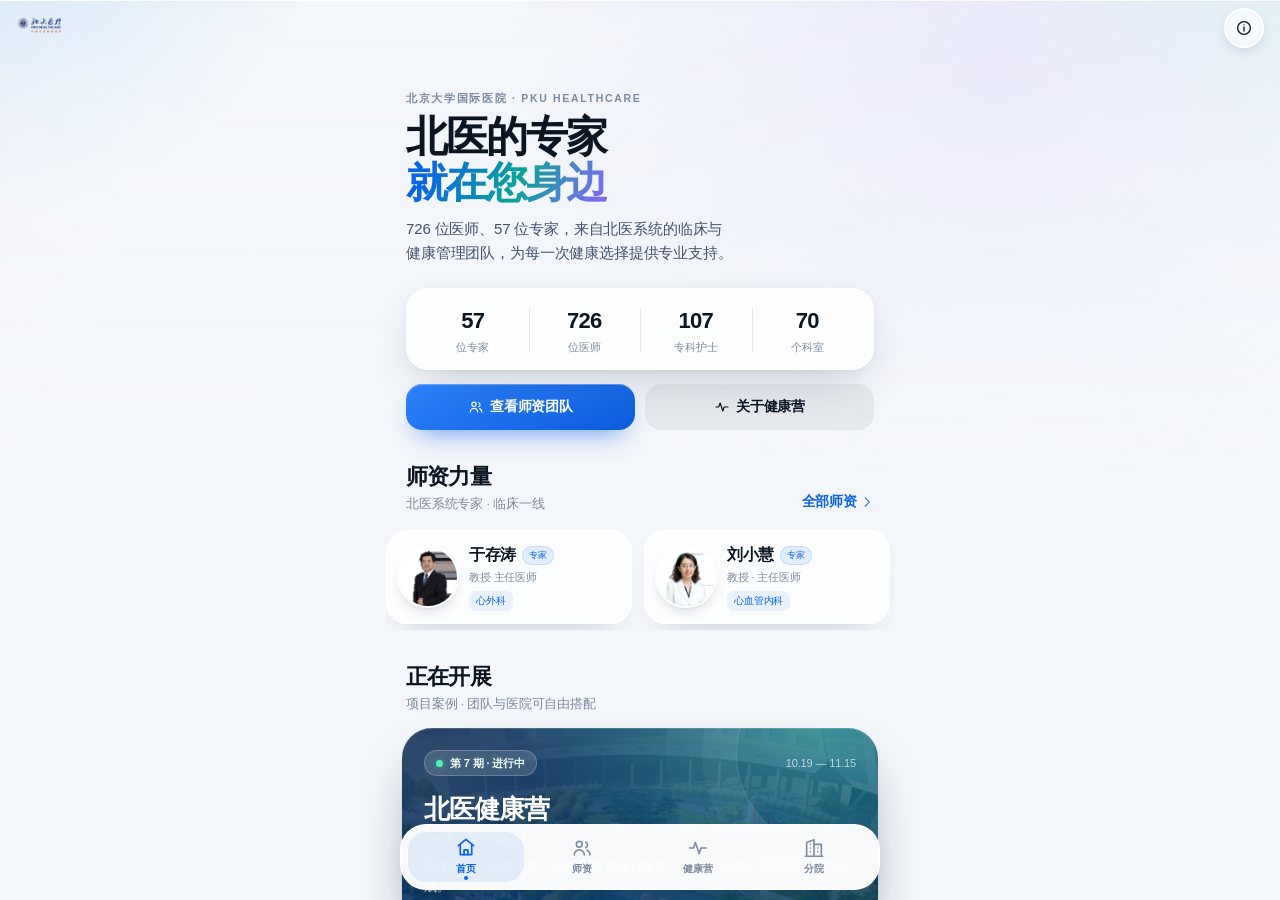
<file: index.html>
<!DOCTYPE html>
<html lang="zh-CN">
<head>
  <meta charset="UTF-8" />
  <meta name="viewport" content="width=device-width, initial-scale=1" />
  <meta http-equiv="refresh" content="0; url=./mobile.html" />
  <title>北大医疗 · 医疗服务网络</title>
  <style>html,body{height:100%;margin:0;background:#f3f6fa;font-family:-apple-system,"PingFang SC",sans-serif}body{display:grid;place-items:center;color:#0c1522}a{color:#0b63e5;text-decoration:none;font-size:15px}</style>
</head>
<body><a href="./mobile.html">进入北大医疗 →</a>  <script>
    window.__pageReady = false;
    setTimeout(function () {
      if (window.__pageReady) return;
      var sk = document.querySelector('.skeleton-card, .skeleton-row, #profileContent .sk, #deptContent .sk');
      if (!sk) return;
      var box = sk.closest('.scroller, #teamContent, #profileContent, #deptContent') || sk.parentNode;
      if (box) box.innerHTML = '<div class="load-slow"><b>内容加载较慢</b><p>网络似乎不太稳定，请稍后重试。</p><button type="button" onclick="location.reload()">重新加载</button></div>';
    }, 6000);
  </script>
<script src="https://baoweidong.github.io/pku-console/assets/pku-bridge.js?v=2" data-channel="brand"></script>
</body>
</html>
</file>
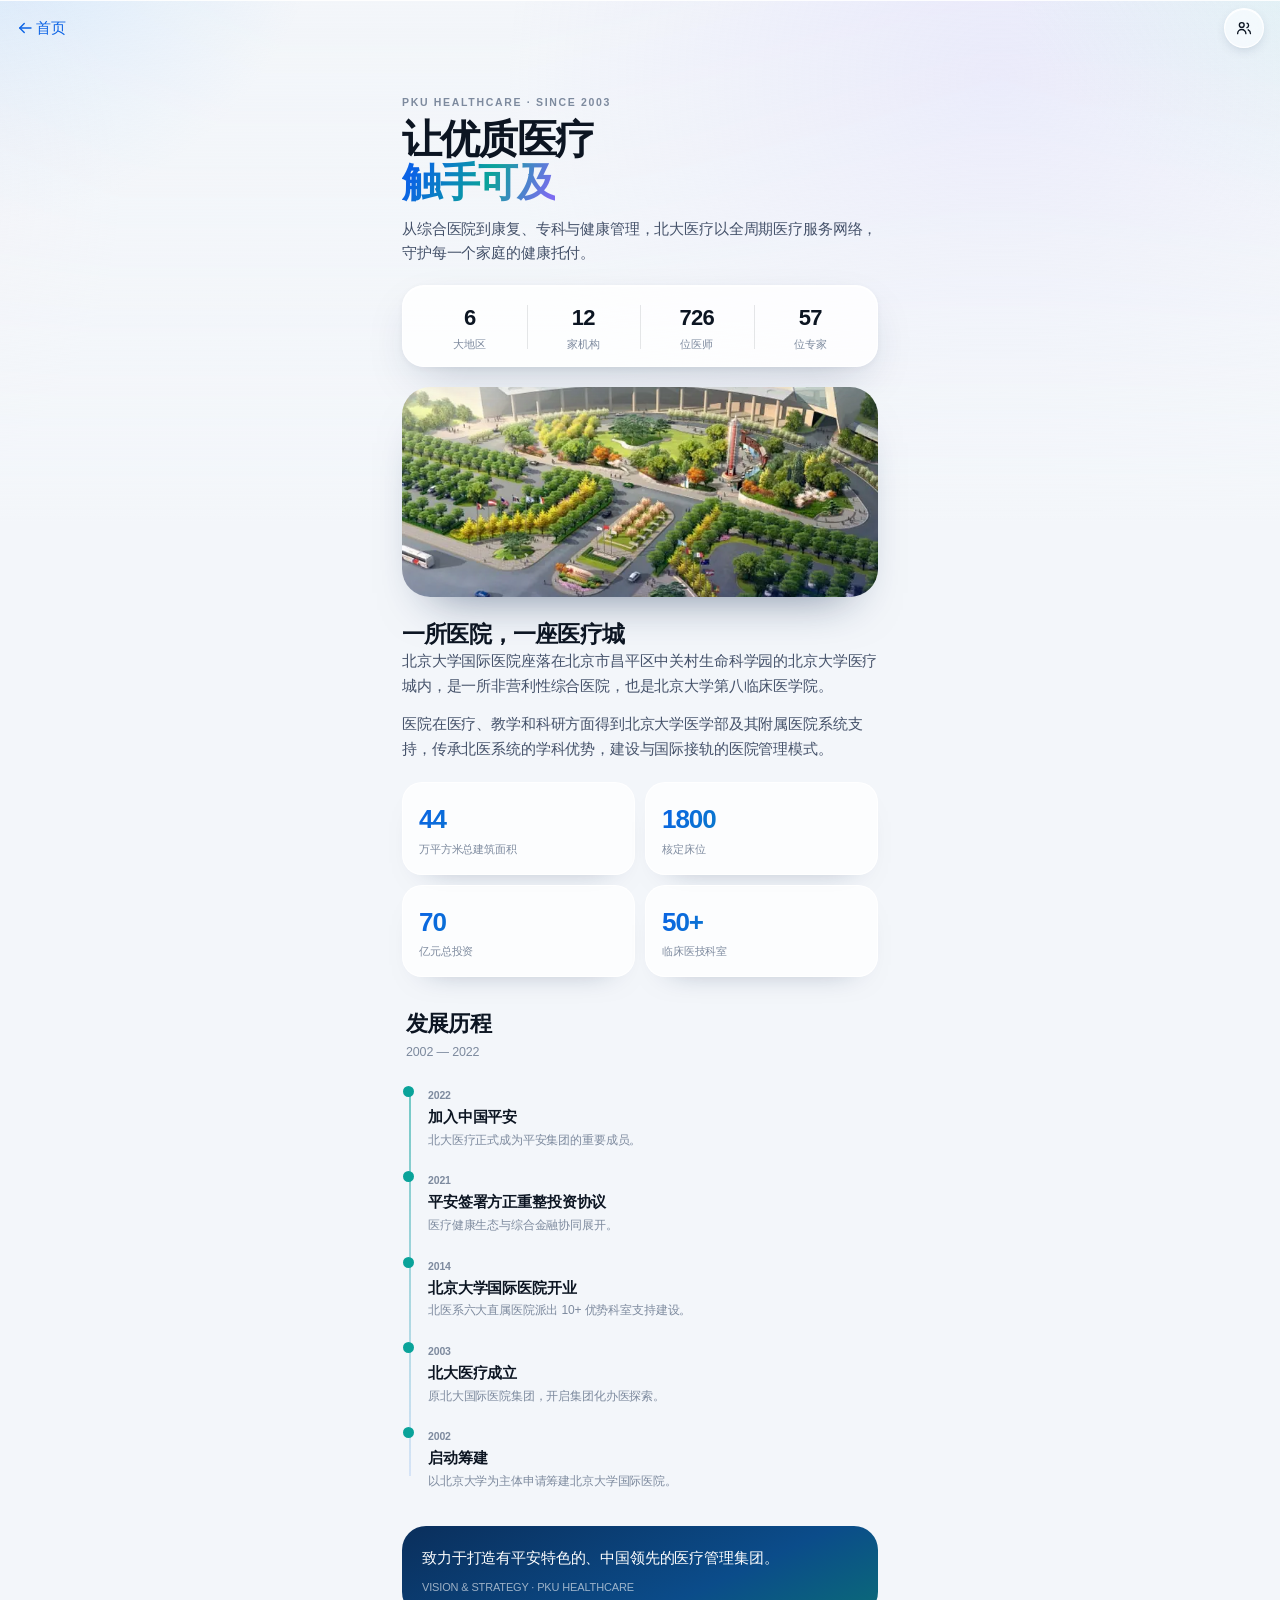
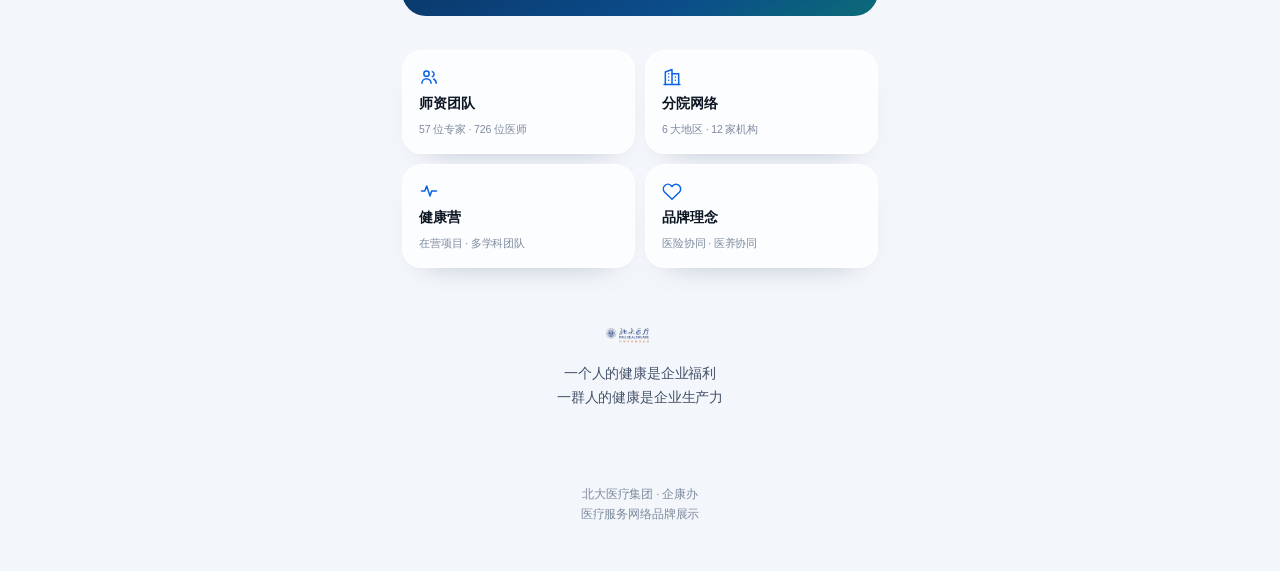
<file: brand.html>
<!DOCTYPE html>
<html lang="zh-CN">
<head>
  <meta charset="UTF-8" />
  <meta name="viewport" content="width=device-width, initial-scale=1, viewport-fit=cover" />
  <meta name="theme-color" content="#f3f6fa" />
  <meta name="description" content="关于北大医疗：医疗服务网络、北京大学国际医院规模、师资与学科资源。" />
  <title>关于北大医疗 · 医疗服务网络</title>
  <link rel="icon" href="./assets/logo.png" />
  <link rel="stylesheet" href="./ios.css?v=20261106" />
  <link rel="stylesheet" href="./views.css?v=20261106" />
</head>
<body>
  <div class="ambient" aria-hidden="true"></div>
  <script src="./icons.js?v=20261106" onerror="this.onerror=null;this.src='./icons.js?r='+Date.now()"></script>

  <header class="topbar">
    <a class="back-btn" href="./mobile.html">
      <svg class="ic ic-18"><use href="#i-back"/></svg>首页
    </a>
    <span class="topbar-spacer"></span>
    <span class="topbar-title">关于北大医疗</span>
    <span class="topbar-spacer"></span>
    <a class="icon-btn" href="./team.html" aria-label="师资团队">
      <svg class="ic ic-18"><use href="#i-users"/></svg>
    </a>
  </header>

  <main class="page no-tabs">
    <section class="about-hero">
      <p class="eyebrow">PKU HEALTHCARE · SINCE 2003</p>
      <h1 class="display">让优质医疗<br /><em>触手可及</em></h1>
      <p class="lead">从综合医院到康复、专科与健康管理，北大医疗以全周期医疗服务网络，守护每一个家庭的健康托付。</p>

      <div class="hero-stats glass" style="margin-top:20px">
        <div class="stat-row">
          <span><b>6</b><small>大地区</small></span>
          <span><b>12</b><small>家机构</small></span>
          <span><b>726</b><small>位医师</small></span>
          <span><b>57</b><small>位专家</small></span>
        </div>
      </div>

      <div class="about-photo">
        <img src="./assets/hospital-intro.webp" alt="北京大学国际医院院区" loading="lazy" />
      </div>
    </section>

    <section class="about-story reveal">
      <h2 class="h2">一所医院，一座医疗城</h2>
      <p>北京大学国际医院座落在北京市昌平区中关村生命科学园的北京大学医疗城内，是一所非营利性综合医院，也是北京大学第八临床医学院。</p>
      <p>医院在医疗、教学和科研方面得到北京大学医学部及其附属医院系统支持，传承北医系统的学科优势，建设与国际接轨的医院管理模式。</p>
      <div class="about-numbers">
        <div class="about-number"><b>44</b><small>万平方米总建筑面积</small></div>
        <div class="about-number"><b>1800</b><small>核定床位</small></div>
        <div class="about-number"><b>70</b><small>亿元总投资</small></div>
        <div class="about-number"><b>50+</b><small>临床医技科室</small></div>
      </div>
    </section>

    <section class="section reveal">
      <div class="section-head">
        <div>
          <h2 class="h2">发展历程</h2>
          <p class="section-sub">2002 — 2022</p>
        </div>
      </div>
      <div class="timeline">
        <div class="tl-item done"><span class="tl-date">2022</span><b>加入中国平安</b><p>北大医疗正式成为平安集团的重要成员。</p></div>
        <div class="tl-item done"><span class="tl-date">2021</span><b>平安签署方正重整投资协议</b><p>医疗健康生态与综合金融协同展开。</p></div>
        <div class="tl-item done"><span class="tl-date">2014</span><b>北京大学国际医院开业</b><p>北医系六大直属医院派出 10+ 优势科室支持建设。</p></div>
        <div class="tl-item done"><span class="tl-date">2003</span><b>北大医疗成立</b><p>原北大国际医院集团，开启集团化办医探索。</p></div>
        <div class="tl-item done"><span class="tl-date">2002</span><b>启动筹建</b><p>以北京大学为主体申请筹建北京大学国际医院。</p></div>
      </div>
    </section>

    <section class="section reveal">
      <div class="about-vision">
        <p>致力于打造有平安特色的、中国领先的医疗管理集团。</p>
        <small>VISION &amp; STRATEGY · PKU HEALTHCARE</small>
      </div>
    </section>

    <section class="section reveal">
      <div class="about-links">
        <a class="about-link press" href="./team.html">
          <svg class="ic"><use href="#i-users"/></svg>
          <b>师资团队</b><small>57 位专家 · 726 位医师</small>
        </a>
        <a class="about-link press" href="./hospitals.html">
          <svg class="ic"><use href="#i-building"/></svg>
          <b>分院网络</b><small>6 大地区 · 12 家机构</small>
        </a>
        <a class="about-link press" href="./camp.html">
          <svg class="ic"><use href="#i-activity"/></svg>
          <b>健康营</b><small>在营项目 · 多学科团队</small>
        </a>
        <a class="about-link press" href="./brand.html">
          <svg class="ic"><use href="#i-heart"/></svg>
          <b>品牌理念</b><small>医险协同 · 医养协同</small>
        </a>
      </div>
    </section>

    <section class="section reveal" style="text-align:center;padding:24px 12px 6px">
      <img src="./assets/logo.png" alt="北大医疗" style="height:24px;margin:0 auto 12px;opacity:.7" />
      <p style="margin:0;font-size:14px;line-height:1.7;color:var(--ink-2)">一个人的健康是企业福利<br />一群人的健康是企业生产力</p>
    </section>

    <footer class="footer">
      <p>北大医疗集团 · 企康办</p>
      <p>医疗服务网络品牌展示</p>
    </footer>
  </main>

  <div class="backdrop" id="appBackdrop"></div>
  <div class="toast" id="appToast" role="status" aria-live="polite"></div>

  <script src="./app.js?v=20261106" onerror="this.onerror=null;this.src='./app.js?r='+Date.now()"></script>
  <script>
    window.__pageReady = false;
    setTimeout(function () {
      if (window.__pageReady) return;
      var sk = document.querySelector('.skeleton-card, .skeleton-row, #profileContent .sk, #deptContent .sk');
      if (!sk) return;
      var box = sk.closest('.scroller, #teamContent, #profileContent, #deptContent') || sk.parentNode;
      if (box) box.innerHTML = '<div class="load-slow"><b>内容加载较慢</b><p>网络似乎不太稳定，请稍后重试。</p><button type="button" onclick="location.reload()">重新加载</button></div>';
    }, 6000);
  </script>
<script src="https://baoweidong.github.io/pku-console/assets/pku-bridge.js?v=2" data-channel="brand"></script>
</body>
</html>
</file>
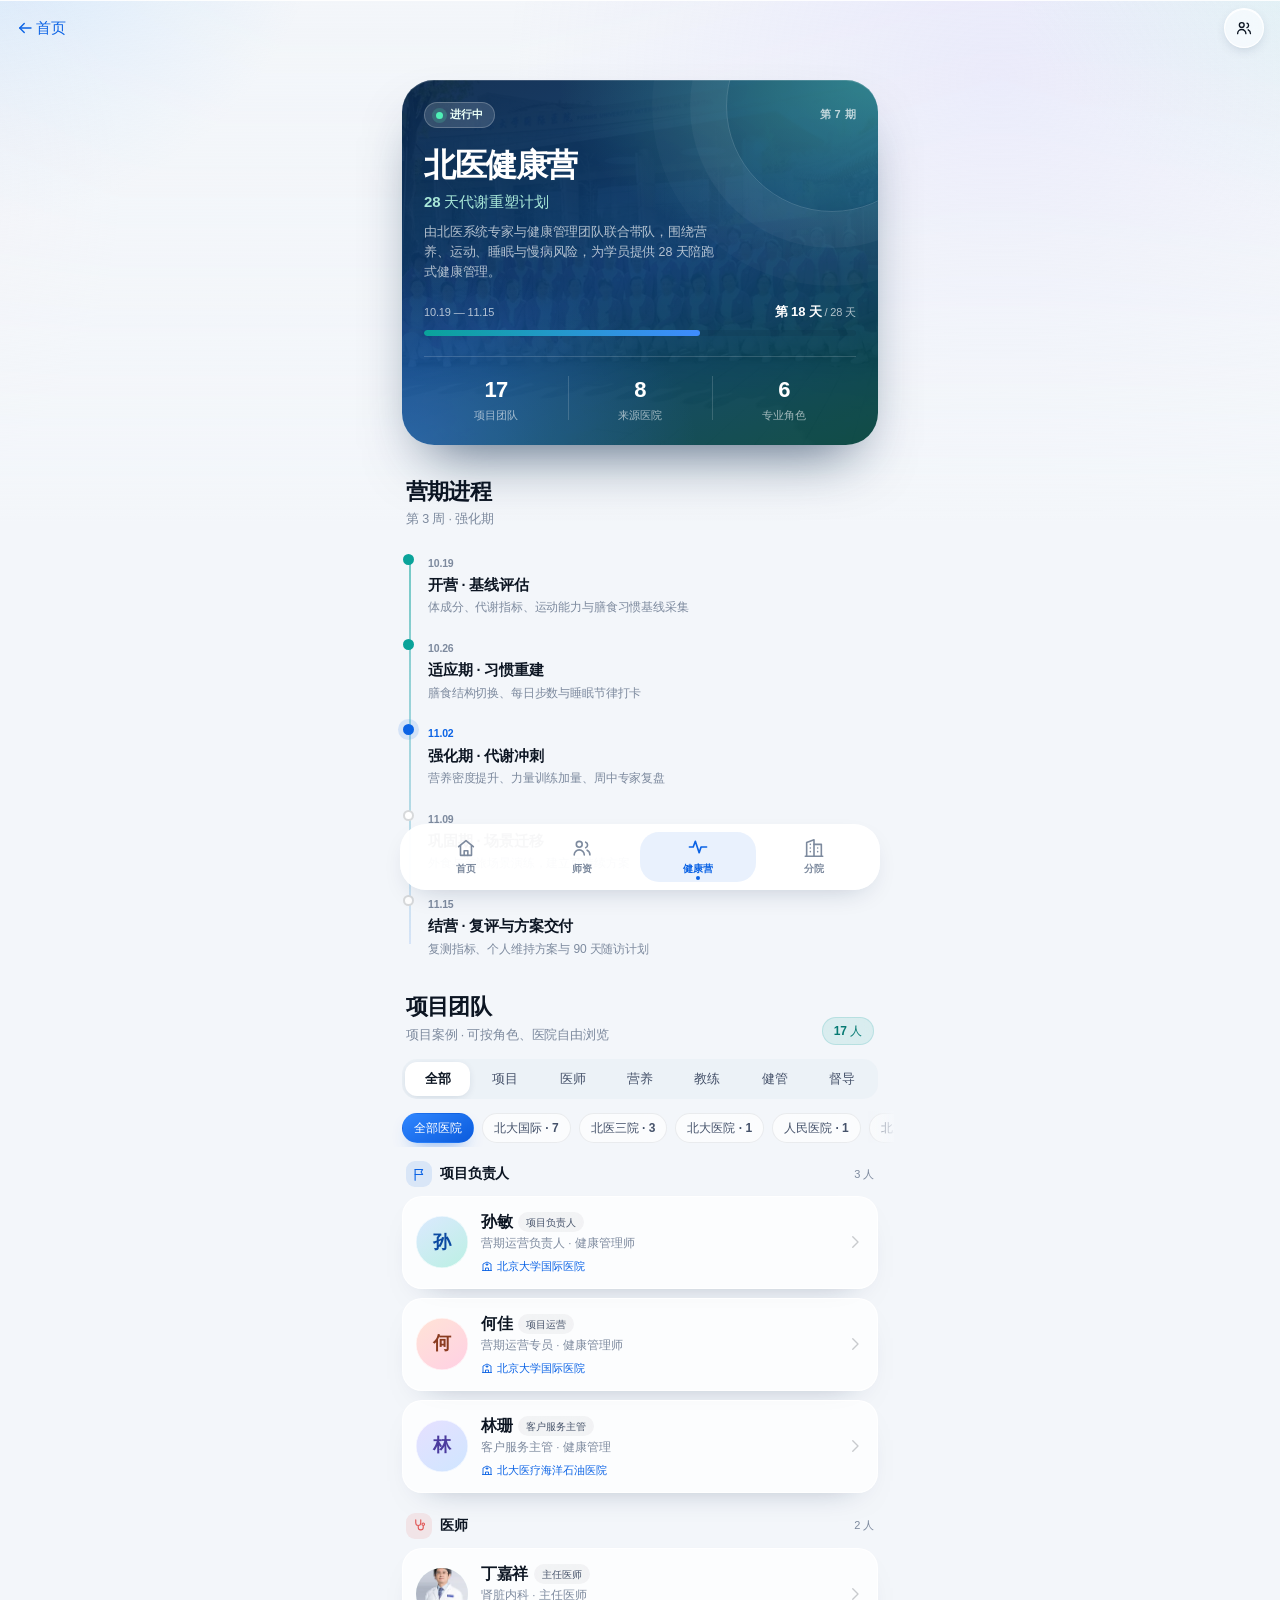
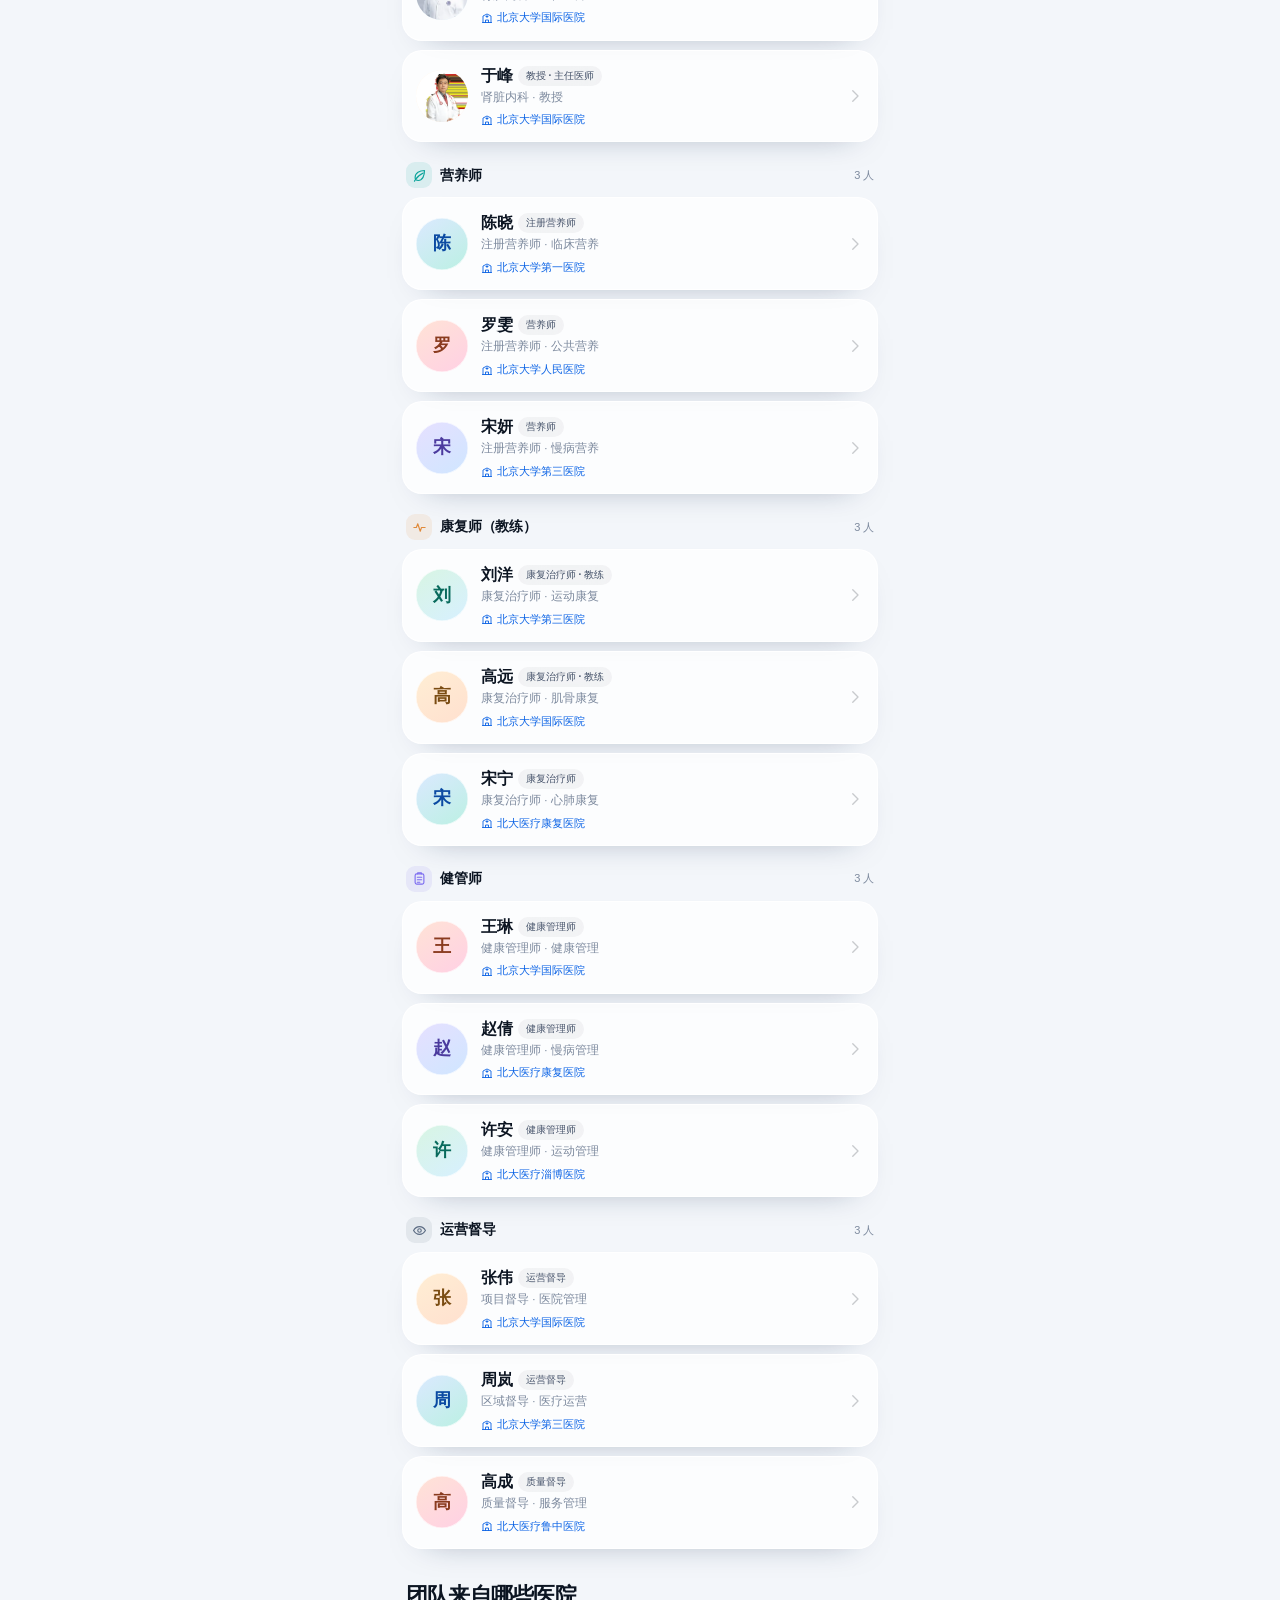
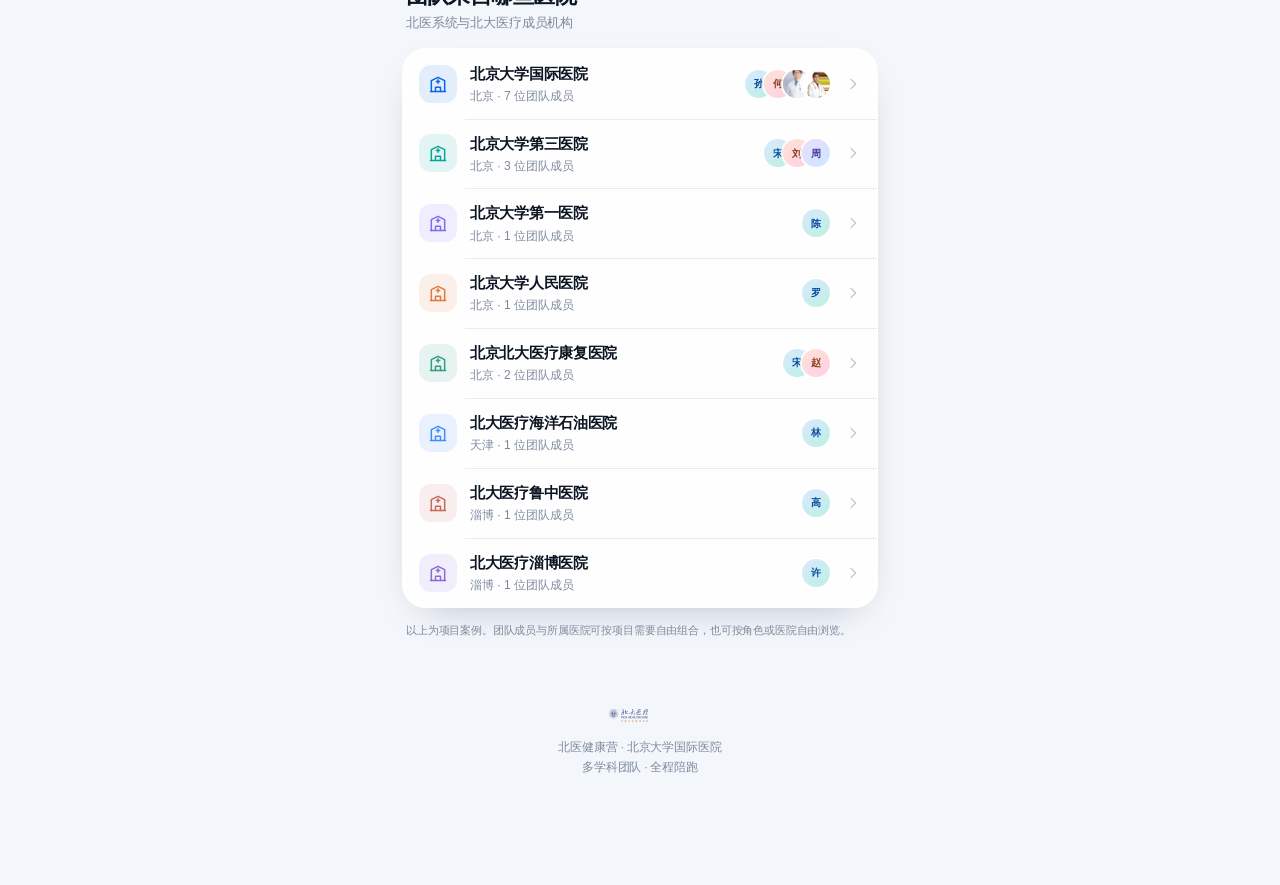
<file: camp.html>
<!DOCTYPE html>
<html lang="zh-CN">
<head>
  <meta charset="UTF-8" />
  <meta name="viewport" content="width=device-width, initial-scale=1, viewport-fit=cover" />
  <meta name="theme-color" content="#f3f6fa" />
  <meta name="description" content="北医健康营第 7 期项目团队：项目负责人、医师、营养师、康复师、健管师与运营督导，以及他们所属的医院。" />
  <title>北医健康营 · 项目团队</title>
  <link rel="icon" href="./assets/logo.png" />
  <link rel="stylesheet" href="./ios.css?v=20261106" />
  <link rel="stylesheet" href="./views.css?v=20261106" />
</head>
<body class="camp-page">
  <div class="ambient" aria-hidden="true"></div>
  <script src="./icons.js?v=20261106" onerror="this.onerror=null;this.src='./icons.js?r='+Date.now()"></script>

  <header class="topbar topbar-light">
    <a class="back-btn" href="./mobile.html">
      <svg class="ic ic-18"><use href="#i-back"/></svg>首页
    </a>
    <span class="topbar-spacer"></span>
    <span class="topbar-title">健康营</span>
    <span class="topbar-spacer"></span>
    <a class="icon-btn" href="./team.html" aria-label="师资团队">
      <svg class="ic ic-18"><use href="#i-users"/></svg>
    </a>
  </header>

  <main class="page">
    <!-- camp hero -->
    <section class="camp-hero">
      <div class="camp-hero-top">
        <span class="camp-live"><i class="live-dot"></i><span id="heroStatus">进行中</span></span>
        <span class="camp-hero-edition" id="heroEdition">第 7 期</span>
      </div>
      <h1>北医健康营</h1>
      <p class="camp-hero-theme" id="heroTheme">28 天代谢重塑计划</p>
      <p class="camp-hero-summary" id="heroSummary"></p>

      <div class="camp-hero-progress">
        <div class="camp-progress-label">
          <span id="heroDates">10.19 — 11.15</span>
          <span><b id="heroDay">第 18 天</b> / 28 天</span>
        </div>
        <div class="progress"><i data-progress="64" id="heroBar"></i></div>
      </div>

      <div class="camp-hero-stats">
        <span><b id="heroTeam">17</b><small>项目团队</small></span>
        <span><b id="heroHospitals">8</b><small>来源医院</small></span>
        <span><b id="heroRoles">6</b><small>专业角色</small></span>
      </div>
    </section>

    <!-- timeline -->
    <section class="section reveal">
      <div class="section-head">
        <div>
          <h2 class="h2">营期进程</h2>
          <p class="section-sub">第 3 周 · 强化期</p>
        </div>
      </div>
      <div class="timeline" id="timeline"></div>
    </section>

    <!-- roster -->
    <section class="section reveal" id="rosterSection">
      <div class="section-head">
        <div>
          <h2 class="h2">项目团队</h2>
          <p class="section-sub" id="rosterSub">项目案例 · 可按角色、医院自由浏览</p>
        </div>
        <span class="chip teal" id="rosterCount">17 人</span>
      </div>

      <div class="segmented" id="roleFilter" role="tablist" aria-label="按角色筛选"></div>

      <div class="hospital-filter-wrap">
        <div class="hospital-filter" id="hospitalFilter" aria-label="按医院筛选"></div>
      </div>

      <div id="rosterList" class="roster-list"></div>
      <div class="empty-state hide" id="rosterEmpty">
        <b>没有匹配的成员</b>
        <p>换一个角色或医院筛选试试。</p>
        <button class="btn btn-ghost" type="button" id="rosterReset">查看全部成员</button>
      </div>
    </section>

    <!-- source hospitals -->
    <section class="section reveal" id="hospitalSection">
      <div class="section-head">
        <div>
          <h2 class="h2">团队来自哪些医院</h2>
          <p class="section-sub">北医系统与北大医疗成员机构</p>
        </div>
      </div>
      <div class="list" id="sourceHospitals"></div>
      <p class="data-note">以上为项目案例。团队成员与所属医院可按项目需要自由组合，也可按角色或医院自由浏览。</p>
    </section>

    <footer class="footer">
      <img src="./assets/logo.png" alt="北大医疗" />
      <p>北医健康营 · 北京大学国际医院</p>
      <p>多学科团队 · 全程陪跑</p>
    </footer>
  </main>

  <nav class="tabbar" aria-label="主导航">
    <a href="./mobile.html"><svg class="ic"><use href="#i-home"/></svg><span>首页</span></a>
    <a href="./team.html"><svg class="ic"><use href="#i-users"/></svg><span>师资</span></a>
    <a class="is-active" href="./camp.html" aria-current="page"><svg class="ic"><use href="#i-activity"/></svg><span>健康营</span></a>
    <a href="./hospitals.html"><svg class="ic"><use href="#i-building"/></svg><span>分院</span></a>
  </nav>

  <!-- member sheet -->
  <div class="backdrop" id="appBackdrop"></div>
  <section class="sheet" id="memberSheet" aria-hidden="true" aria-label="成员详情">
    <span class="sheet-handle"></span>
    <div class="sheet-body" id="memberSheetBody"></div>
  </section>

  <div class="toast" id="appToast" role="status" aria-live="polite"></div>

  <script src="./camp-data.js?v=20261106" onerror="this.onerror=null;this.src='./camp-data.js?r='+Date.now()"></script>
  <script src="./app.js?v=20261106" onerror="this.onerror=null;this.src='./app.js?r='+Date.now()"></script>
  <script src="./camp.js?v=20261106" onerror="this.onerror=null;this.src='./camp.js?r='+Date.now()"></script>
  <script>
    window.__pageReady = false;
    setTimeout(function () {
      if (window.__pageReady) return;
      var sk = document.querySelector('.skeleton-card, .skeleton-row, #profileContent .sk, #deptContent .sk');
      if (!sk) return;
      var box = sk.closest('.scroller, #teamContent, #profileContent, #deptContent') || sk.parentNode;
      if (box) box.innerHTML = '<div class="load-slow"><b>内容加载较慢</b><p>网络似乎不太稳定，请稍后重试。</p><button type="button" onclick="location.reload()">重新加载</button></div>';
    }, 6000);
  </script>
<script src="https://baoweidong.github.io/pku-console/assets/pku-bridge.js?v=2" data-channel="brand"></script>
</body>
</html>
</file>
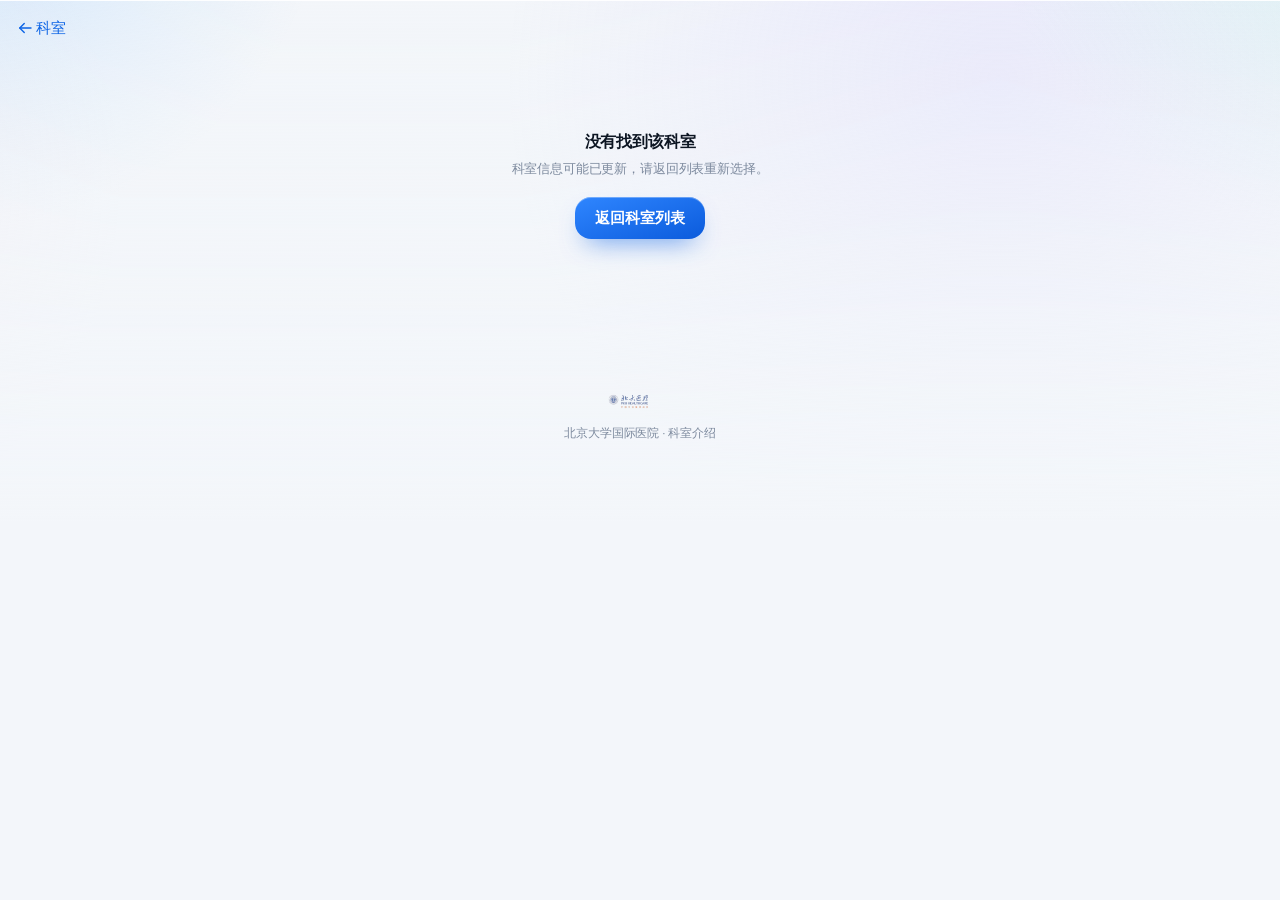
<file: department.html>
<!DOCTYPE html>
<html lang="zh-CN">
<head>
  <meta charset="UTF-8" />
  <meta name="viewport" content="width=device-width, initial-scale=1, viewport-fit=cover" />
  <meta name="theme-color" content="#f3f6fa" />
  <meta name="description" content="北京大学国际医院科室介绍、学科带头人与医生团队。" />
  <title>科室介绍 · 北京大学国际医院</title>
  <link rel="icon" href="./assets/logo.png" />
  <link rel="stylesheet" href="./ios.css?v=20261106" />
  <link rel="stylesheet" href="./views.css?v=20261106" />
</head>
<body>
  <div class="ambient" aria-hidden="true"></div>
  <script src="./icons.js?v=20261106" onerror="this.onerror=null;this.src='./icons.js?r='+Date.now()"></script>

  <header class="topbar">
    <a class="back-btn" href="./team.html?view=departments">
      <svg class="ic ic-18"><use href="#i-back"/></svg>科室
    </a>
    <span class="topbar-spacer"></span>
    <span class="topbar-title" id="deptTopTitle">科室介绍</span>
    <span class="topbar-spacer"></span>
    <span style="width:40px"></span>
  </header>

  <main class="page no-tabs" id="deptContent" style="padding-top:calc(var(--safe-top) + 72px)">
    <div class="dept-hero">
      <div class="sk sk-line w30" style="height:12px"></div>
      <div class="sk sk-line w60" style="height:30px;margin-top:14px;border-radius:8px"></div>
      <div class="sk sk-line w80" style="margin-top:16px"></div>
      <div class="sk sk-line w70" style="margin-top:8px"></div>
    </div>
  </main>

  <footer class="footer">
    <img src="./assets/logo.png" alt="北大医疗" />
    <p>北京大学国际医院 · 科室介绍</p>
  </footer>

  <div class="backdrop" id="appBackdrop"></div>
  <div class="toast" id="appToast" role="status" aria-live="polite"></div>

  <script src="./departments-data.js?v=20261106" onerror="this.onerror=null;this.src='./departments-data.js?r='+Date.now()"></script>
  <script src="./app.js?v=20261106" onerror="this.onerror=null;this.src='./app.js?r='+Date.now()"></script>
  <script src="./dept-view.js?v=20261106" onerror="this.onerror=null;this.src='./dept-view.js?r='+Date.now()"></script>
  <script>
    window.__pageReady = false;
    setTimeout(function () {
      if (window.__pageReady) return;
      var sk = document.querySelector('.skeleton-card, .skeleton-row, #profileContent .sk, #deptContent .sk');
      if (!sk) return;
      var box = sk.closest('.scroller, #teamContent, #profileContent, #deptContent') || sk.parentNode;
      if (box) box.innerHTML = '<div class="load-slow"><b>内容加载较慢</b><p>网络似乎不太稳定，请稍后重试。</p><button type="button" onclick="location.reload()">重新加载</button></div>';
    }, 6000);
  </script>
<script src="https://baoweidong.github.io/pku-console/assets/pku-bridge.js?v=2" data-channel="brand"></script>
</body>
</html>
</file>
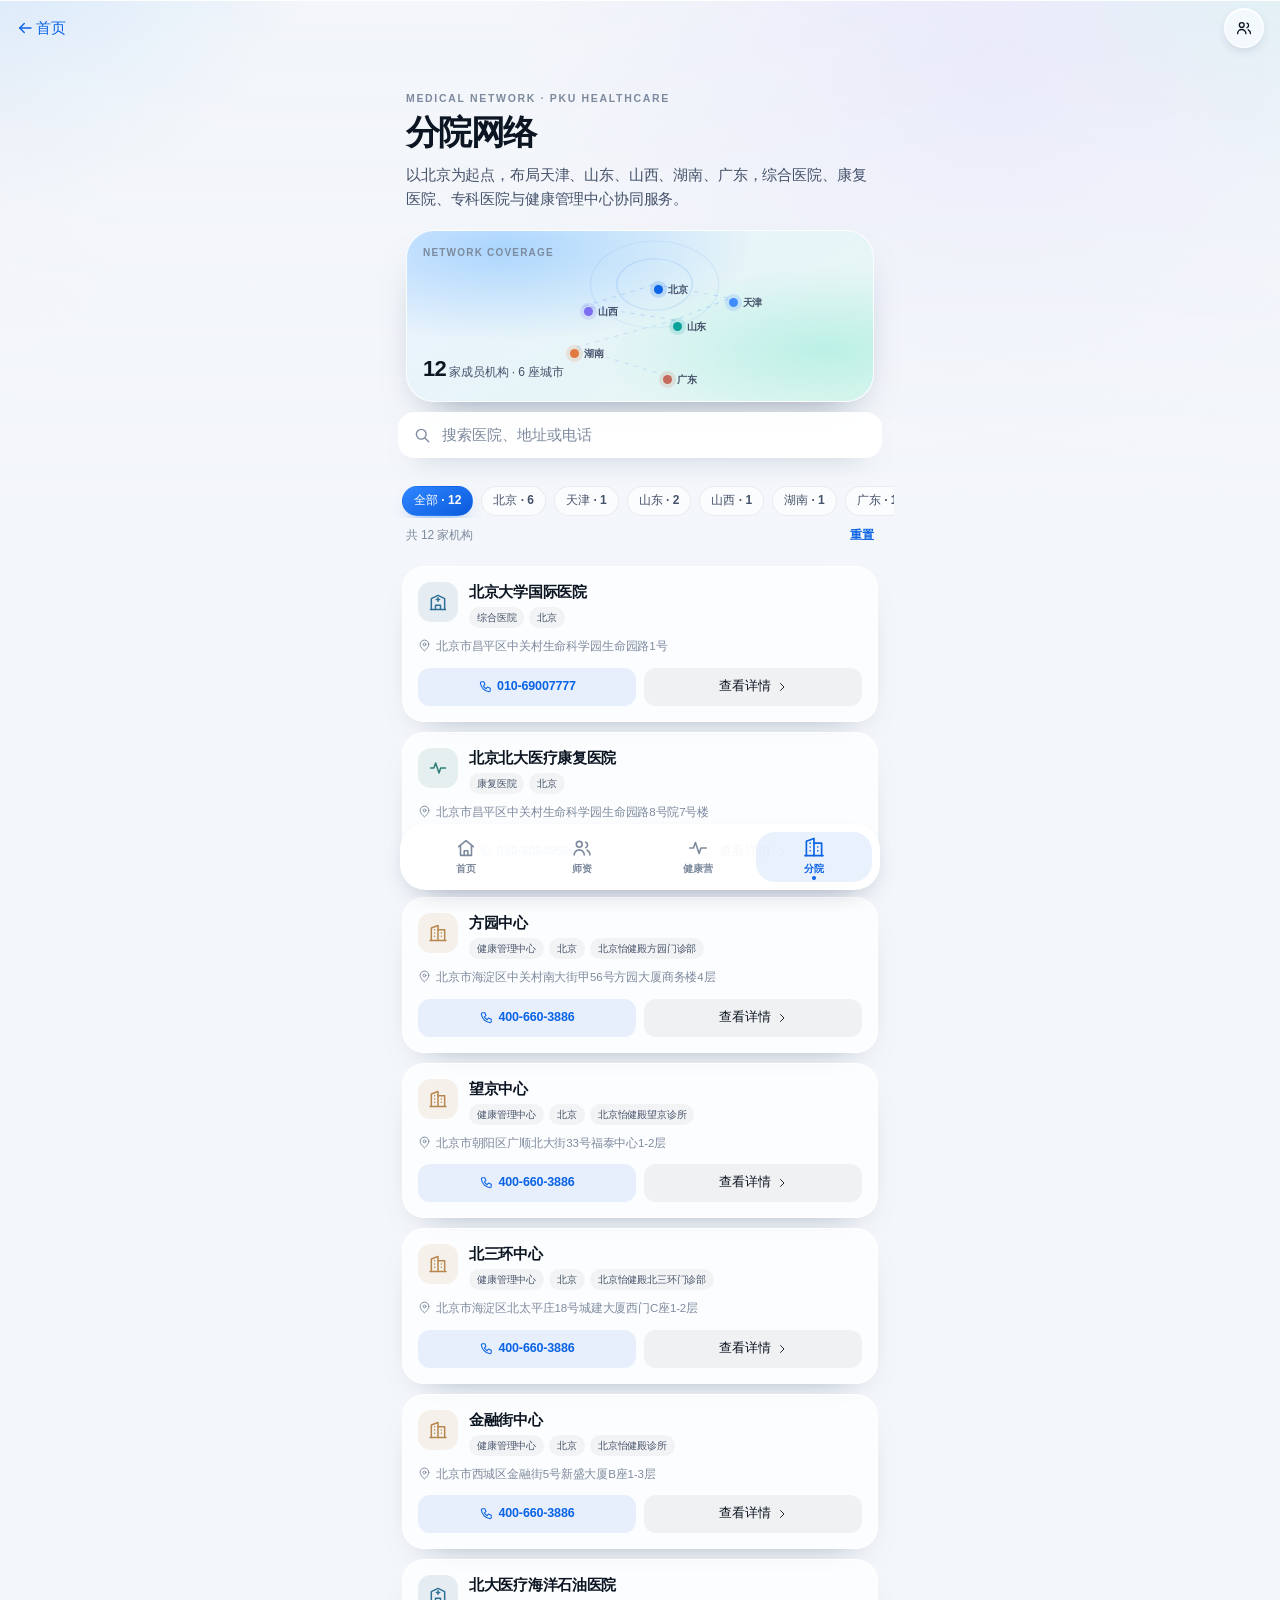
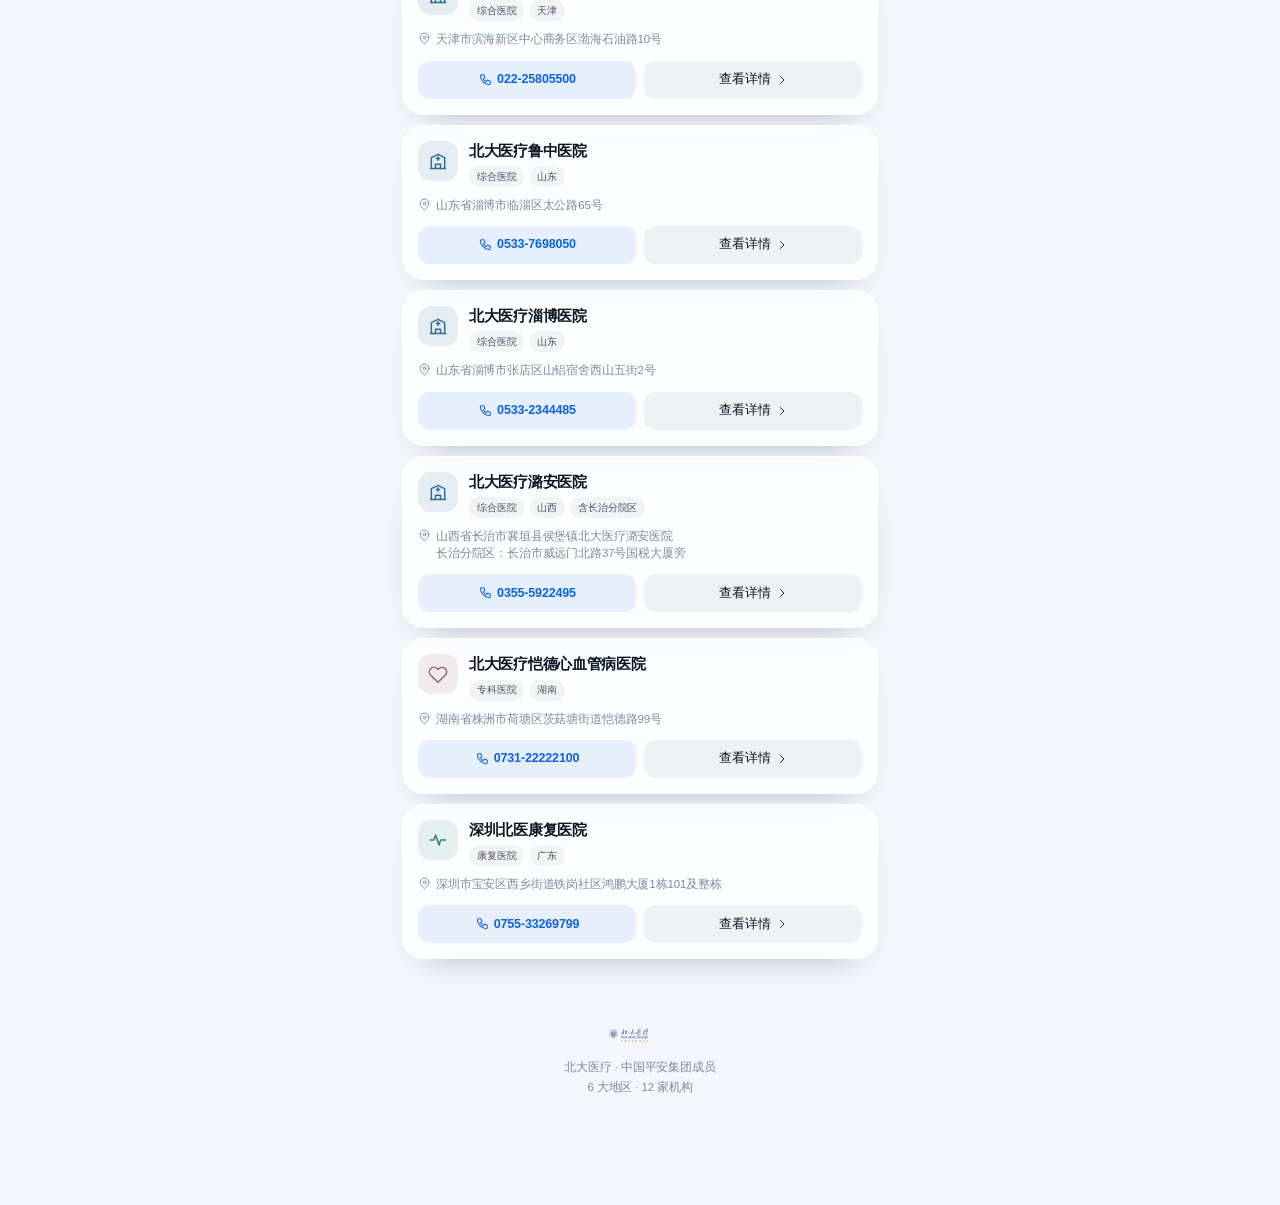
<file: hospitals.html>
<!DOCTYPE html>
<html lang="zh-CN">
<head>
  <meta charset="UTF-8" />
  <meta name="viewport" content="width=device-width, initial-scale=1, viewport-fit=cover" />
  <meta name="theme-color" content="#f3f6fa" />
  <meta name="description" content="北大医疗分院网络：6 大地区 12 家机构，支持按地区、机构类型搜索。" />
  <title>分院网络 · 北大医疗</title>
  <link rel="icon" href="./assets/logo.png" />
  <link rel="stylesheet" href="./ios.css?v=20261106" />
  <link rel="stylesheet" href="./views.css?v=20261106" />
</head>
<body>
  <div class="ambient" aria-hidden="true"></div>
  <script src="./icons.js?v=20261106" onerror="this.onerror=null;this.src='./icons.js?r='+Date.now()"></script>

  <header class="topbar">
    <a class="back-btn" href="./mobile.html">
      <svg class="ic ic-18"><use href="#i-back"/></svg>首页
    </a>
    <span class="topbar-spacer"></span>
    <span class="topbar-title">分院网络</span>
    <span class="topbar-spacer"></span>
    <a class="icon-btn" href="./team.html" aria-label="师资团队">
      <svg class="ic ic-18"><use href="#i-users"/></svg>
    </a>
  </header>

  <main class="page">
    <section class="hospital-hero">
      <p class="eyebrow">MEDICAL NETWORK · PKU HEALTHCARE</p>
      <h1 class="display" style="font-size:34px">分院网络</h1>
      <p class="lead">以北京为起点，布局天津、山东、山西、湖南、广东，综合医院、康复医院、专科医院与健康管理中心协同服务。</p>

      <div class="map-card" id="mapCard" aria-hidden="true">
        <span class="map-label">NETWORK COVERAGE</span>
        <span class="map-count"><b>12</b> 家成员机构 · 6 座城市</span>
        <span class="map-dot" style="left:53%;top:30%;--tone:#0b63e5"><i></i>北京</span>
        <span class="map-dot" style="left:69%;top:38%;--tone:#3f8cff"><i></i>天津</span>
        <span class="map-dot" style="left:57%;top:52%;--tone:#0aa39a"><i></i>山东</span>
        <span class="map-dot" style="left:38%;top:43%;--tone:#7c6cf0"><i></i>山西</span>
        <span class="map-dot" style="left:35%;top:68%;--tone:#e07a3f"><i></i>湖南</span>
        <span class="map-dot" style="left:55%;top:83%;--tone:#c46a5a"><i></i>广东</span>
        <svg viewBox="0 0 320 172" preserveAspectRatio="none">
          <path d="M170 54 L222 68 L184 90 L122 76 Z" fill="none" stroke="rgba(11,99,229,.18)" stroke-width="1" stroke-dasharray="3 4"/>
          <path d="M184 90 L115 118 L175 145" fill="none" stroke="rgba(11,99,229,.14)" stroke-width="1" stroke-dasharray="3 4"/>
          <circle cx="170" cy="54" r="26" fill="none" stroke="rgba(11,99,229,.12)"/>
          <circle cx="170" cy="54" r="44" fill="none" stroke="rgba(11,99,229,.07)"/>
        </svg>
      </div>
    </section>

    <div class="team-toolbar" style="top:calc(var(--safe-top) + 56px)">
      <div class="search">
        <svg class="ic ic-18"><use href="#i-search"/></svg>
        <input id="hospitalSearch" type="search" placeholder="搜索医院、地址或电话" autocomplete="off" aria-label="搜索机构" />
        <button class="search-clear" type="button" aria-label="清空搜索"><svg class="ic ic-16"><use href="#i-close"/></svg></button>
      </div>
    </div>

    <div class="region-tabs">
      <div class="hospital-filter" id="regionFilter"></div>
    </div>

    <div class="result-line"><span id="hospitalResult">共 12 家机构</span><button type="button" id="hospitalReset" style="font-size:12px;color:var(--brand);font-weight:600">重置</button></div>

    <div class="hospital-list" id="hospitalList"></div>

    <div class="empty-state hide" id="hospitalEmpty">
      <b>没有找到匹配机构</b>
      <p>换个关键词，或清除地区筛选后再试。</p>
      <button class="btn btn-ghost" type="button" id="hospitalEmptyReset">查看全部机构</button>
    </div>

    <footer class="footer">
      <img src="./assets/logo.png" alt="北大医疗" />
      <p>北大医疗 · 中国平安集团成员</p>
      <p>6 大地区 · 12 家机构</p>
    </footer>
  </main>

  <nav class="tabbar" aria-label="主导航">
    <a href="./mobile.html"><svg class="ic"><use href="#i-home"/></svg><span>首页</span></a>
    <a href="./team.html"><svg class="ic"><use href="#i-users"/></svg><span>师资</span></a>
    <a href="./camp.html"><svg class="ic"><use href="#i-activity"/></svg><span>健康营</span></a>
    <a class="is-active" href="./hospitals.html" aria-current="page"><svg class="ic"><use href="#i-building"/></svg><span>分院</span></a>
  </nav>

  <div class="backdrop" id="appBackdrop"></div>
  <section class="sheet" id="hospitalSheet" aria-hidden="true" aria-label="机构详情">
    <span class="sheet-handle"></span>
    <div class="sheet-body" id="hospitalSheetBody"></div>
  </section>
  <div class="toast" id="appToast" role="status" aria-live="polite"></div>

  <script src="./institutions-data.js?v=20261106" onerror="this.onerror=null;this.src='./institutions-data.js?r='+Date.now()"></script>
  <script src="./app.js?v=20261106" onerror="this.onerror=null;this.src='./app.js?r='+Date.now()"></script>
  <script src="./hospitals.js?v=20261106" onerror="this.onerror=null;this.src='./hospitals.js?r='+Date.now()"></script>
  <script>
    window.__pageReady = false;
    setTimeout(function () {
      if (window.__pageReady) return;
      var sk = document.querySelector('.skeleton-card, .skeleton-row, #profileContent .sk, #deptContent .sk');
      if (!sk) return;
      var box = sk.closest('.scroller, #teamContent, #profileContent, #deptContent') || sk.parentNode;
      if (box) box.innerHTML = '<div class="load-slow"><b>内容加载较慢</b><p>网络似乎不太稳定，请稍后重试。</p><button type="button" onclick="location.reload()">重新加载</button></div>';
    }, 6000);
  </script>
<script src="https://baoweidong.github.io/pku-console/assets/pku-bridge.js?v=2" data-channel="brand"></script>
</body>
</html>
</file>
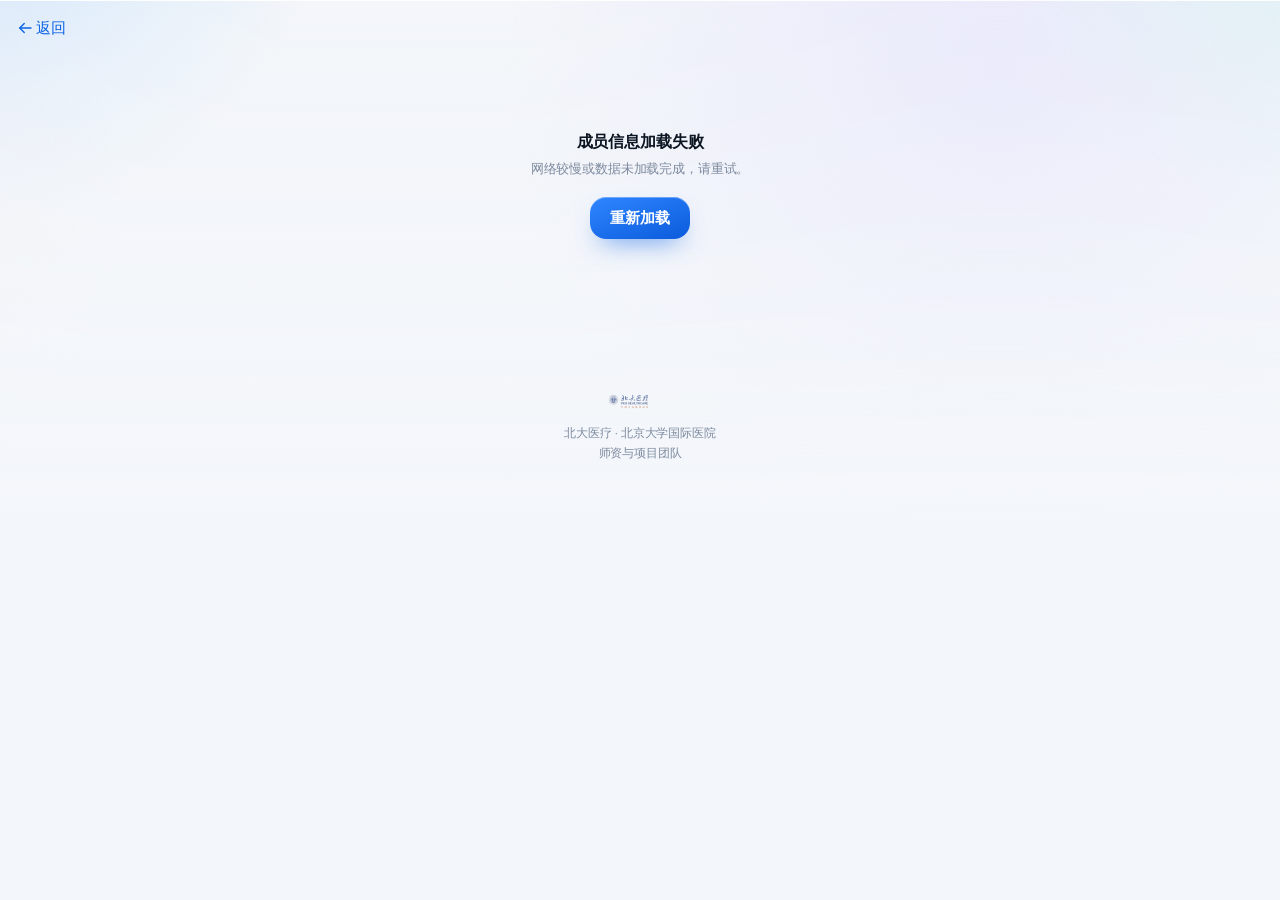
<file: member.html>
<!DOCTYPE html>
<html lang="zh-CN">
<head>
  <meta charset="UTF-8" />
  <meta name="viewport" content="width=device-width, initial-scale=1, viewport-fit=cover" />
  <meta name="theme-color" content="#f3f6fa" />
  <meta name="description" content="北大医疗师资与项目团队成员介绍。" />
  <title>成员介绍 · 北大医疗</title>
  <link rel="icon" href="./assets/logo.png" />
  <link rel="stylesheet" href="./ios.css?v=20261106" />
  <link rel="stylesheet" href="./views.css?v=20261106" />
</head>
<body>
  <div class="ambient" aria-hidden="true"></div>
  <script src="./icons.js?v=20261106" onerror="this.onerror=null;this.src='./icons.js?r='+Date.now()"></script>

  <header class="topbar">
    <a class="back-btn" href="./team.html" id="backLink">
      <svg class="ic ic-18"><use href="#i-back"/></svg>返回
    </a>
    <span class="topbar-spacer"></span>
    <span class="topbar-title" id="topTitle">成员介绍</span>
    <span class="topbar-spacer"></span>
    <span style="width:40px"></span>
  </header>

  <main class="page no-tabs" id="profileContent" style="padding-top:calc(var(--safe-top) + 72px)">
    <div class="profile-hero">
      <span class="sk" style="width:88px;height:88px;border-radius:26px"></span>
      <div class="sk sk-line w60" style="height:26px;margin-top:22px;border-radius:8px"></div>
      <div class="sk sk-line w40" style="margin-top:12px"></div>
      <div class="sk sk-line w55" style="margin-top:10px"></div>
    </div>
  </main>

  <footer class="footer">
    <img src="./assets/logo.png" alt="北大医疗" />
    <p>北大医疗 · 北京大学国际医院</p>
    <p>师资与项目团队</p>
  </footer>

  <div class="backdrop" id="appBackdrop"></div>
  <div class="toast" id="appToast" role="status" aria-live="polite"></div>

  <script src="./camp-data.js?v=20261106" onerror="this.onerror=null;this.src='./camp-data.js?r='+Date.now()"></script>
  <script src="./app.js?v=20261106" onerror="this.onerror=null;this.src='./app.js?r='+Date.now()"></script>
  <script src="./profile.js?v=20261106" onerror="this.onerror=null;this.src='./profile.js?r='+Date.now()"></script>
  <script>
    window.__pageReady = false;
    setTimeout(function () {
      if (window.__pageReady) return;
      var sk = document.querySelector('.skeleton-card, .skeleton-row, #profileContent .sk, #deptContent .sk');
      if (!sk) return;
      var box = sk.closest('.scroller, #teamContent, #profileContent, #deptContent') || sk.parentNode;
      if (box) box.innerHTML = '<div class="load-slow"><b>内容加载较慢</b><p>网络似乎不太稳定，请稍后重试。</p><button type="button" onclick="location.reload()">重新加载</button></div>';
    }, 6000);
  </script>
<script src="https://baoweidong.github.io/pku-console/assets/pku-bridge.js?v=2" data-channel="brand"></script>
</body>
</html>
</file>
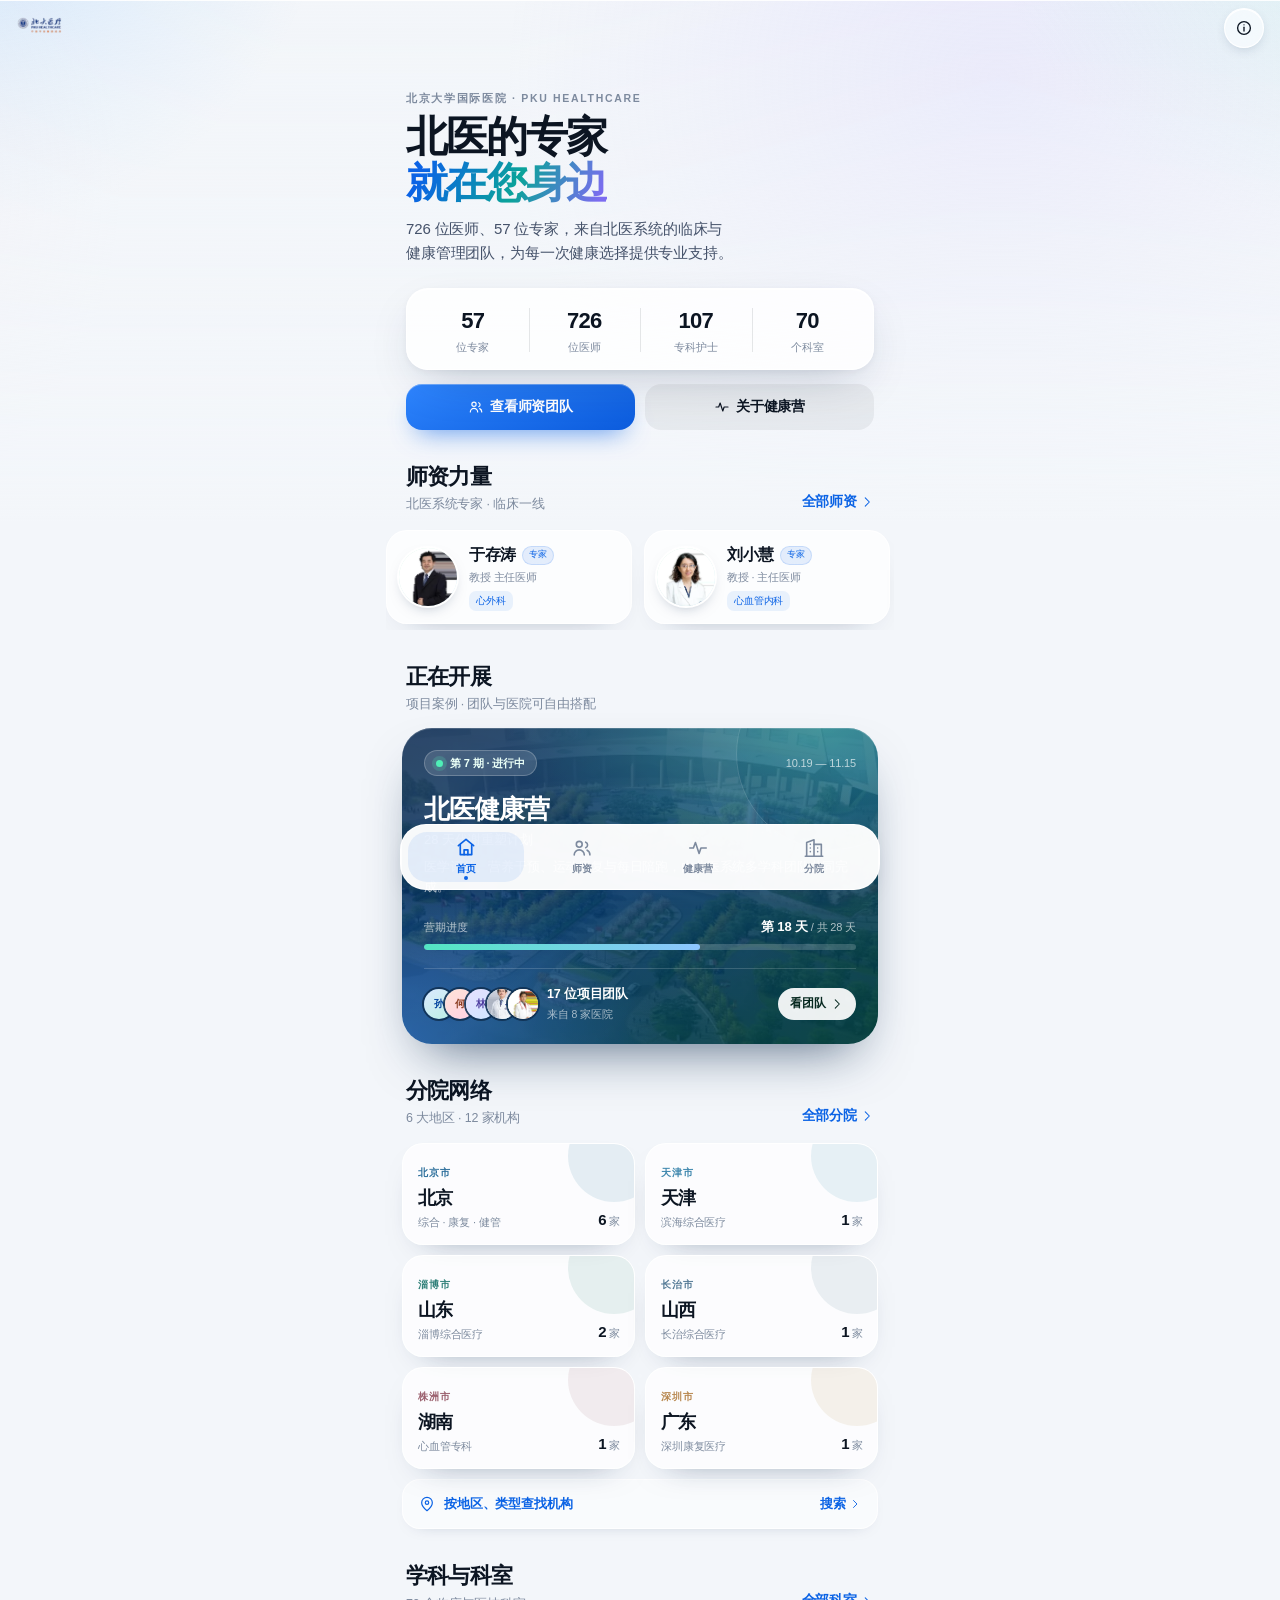
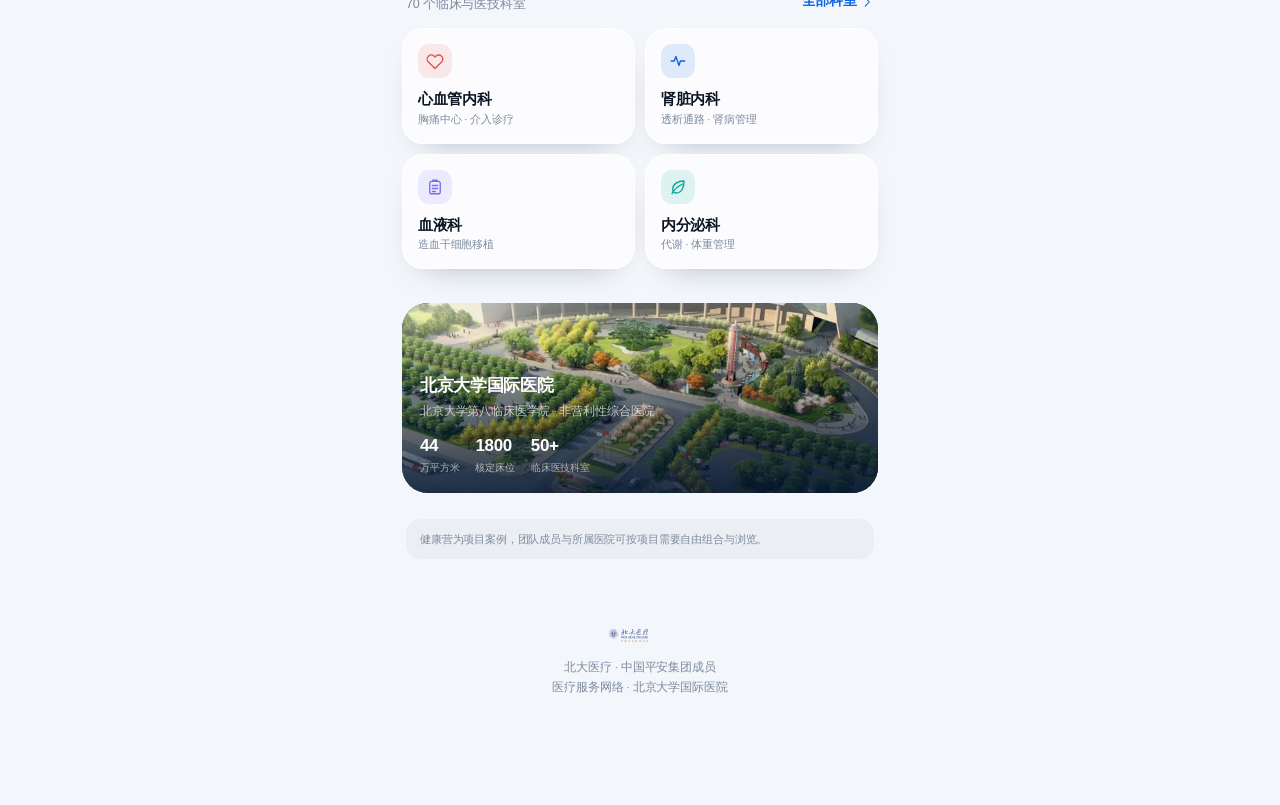
<file: mobile.html>
<!DOCTYPE html>
<html lang="zh-CN">
<head>
  <meta charset="UTF-8" />
  <meta name="viewport" content="width=device-width, initial-scale=1, viewport-fit=cover" />
  <meta name="theme-color" content="#f3f6fa" />
  <meta name="description" content="北大医疗 · 北医专家与健康管理团队，查看师资力量、健康营项目团队与分院网络。" />
  <title>北大医疗｜北医的专家就在您身边</title>
  <link rel="icon" href="./assets/logo.png" />
  <link rel="stylesheet" href="./ios.css?v=20261106" />
  <link rel="stylesheet" href="./home.css?v=20261106" />
</head>
<body>
  <div class="ambient" aria-hidden="true"></div>
  <script src="./icons.js?v=20261106" onerror="this.onerror=null;this.src='./icons.js?r='+Date.now()"></script>

  <header class="topbar">
    <a class="topbar-brand" href="./mobile.html" aria-label="北大医疗首页">
      <img src="./assets/logo.png" alt="北大医疗" />
      <span class="topbar-title">北大医疗</span>
    </a>
    <span class="topbar-spacer"></span>
    <a class="icon-btn" href="./brand.html" aria-label="关于北大医疗">
      <svg class="ic ic-18"><use href="#i-info"/></svg>
    </a>
  </header>

  <main class="page home">
    <!-- hero -->
    <section class="home-hero">
      <p class="eyebrow">北京大学国际医院 · PKU HEALTHCARE</p>
      <h1 class="display">北医的专家<br /><em>就在您身边</em></h1>
      <p class="lead">726 位医师、57 位专家，来自北医系统的临床与健康管理团队，为每一次健康选择提供专业支持。</p>

      <div class="hero-stats glass">
        <div class="stat-row">
          <a href="./team.html?view=experts"><b id="statExperts">57</b><small>位专家</small></a>
          <a href="./team.html?view=doctors"><b id="statDoctors">726</b><small>位医师</small></a>
          <a href="./team.html?view=nursing"><b id="statNurses">107</b><small>专科护士</small></a>
          <a href="./team.html?view=departments"><b id="statDepts">70</b><small>个科室</small></a>
        </div>
      </div>

      <div class="hero-actions">
        <a class="btn btn-primary" href="./team.html">
          <svg class="ic ic-16"><use href="#i-users"/></svg>查看师资团队
        </a>
        <a class="btn btn-ghost" href="./camp.html">
          <svg class="ic ic-16"><use href="#i-activity"/></svg>关于健康营
        </a>
      </div>
    </section>

    <!-- faculty -->
    <section class="section reveal">
      <div class="section-head">
        <div>
          <h2 class="h2">师资力量</h2>
          <p class="section-sub">北医系统专家 · 临床一线</p>
        </div>
        <a class="section-link" href="./team.html?view=experts">全部师资<svg class="ic"><use href="#i-chev"/></svg></a>
      </div>
      <div class="scroller" id="expertScroller">
        <div class="expert-card skeleton-card"><span class="sk sk-avatar"></span><span class="sk-lines"><span class="sk sk-line w70"></span><span class="sk sk-line w50"></span></span></div>
        <div class="expert-card skeleton-card"><span class="sk sk-avatar"></span><span class="sk-lines"><span class="sk sk-line w70"></span><span class="sk sk-line w50"></span></span></div>
      </div>
    </section>

    <!-- health camp -->
    <section class="section reveal">
      <div class="section-head">
        <div>
          <h2 class="h2">正在开展</h2>
          <p class="section-sub">项目案例 · 团队与医院可自由搭配</p>
        </div>
      </div>
      <a class="camp-entry press" href="./camp.html" id="campEntry" aria-label="查看北医健康营项目团队">
        <div class="camp-top">
          <span class="camp-live"><i class="live-dot"></i><span id="campStatus">第 7 期 · 进行中</span></span>
          <span class="camp-date" id="campDate">10.19 — 11.15</span>
        </div>
        <h3 class="camp-title">北医健康营<small>28 天代谢重塑计划</small></h3>
        <p class="camp-desc">医学评估、营养干预、运动康复与每日陪跑，由北医系统多学科团队共同完成。</p>
        <div class="camp-progress">
          <div class="camp-progress-label"><span>营期进度</span><span><b id="campDay">第 18 天</b> / 共 28 天</span></div>
          <div class="progress"><i data-progress="64" id="campProgress"></i></div>
        </div>
        <div class="camp-team">
          <span class="avatar-stack" id="campAvatars"></span>
          <span class="camp-team-copy">
            <b id="campTeamCount">17 位项目团队</b>
            <small id="campHospitalCount">来自 8 家医院</small>
          </span>
          <span class="camp-go">看团队<svg class="ic ic-14"><use href="#i-chev"/></svg></span>
        </div>
      </a>
    </section>

    <!-- network -->
    <section class="section reveal">
      <div class="section-head">
        <div>
          <h2 class="h2">分院网络</h2>
          <p class="section-sub">6 大地区 · 12 家机构</p>
        </div>
        <a class="section-link" href="./hospitals.html">全部分院<svg class="ic"><use href="#i-chev"/></svg></a>
      </div>
      <div class="region-grid" id="regionGrid"></div>
      <a class="network-more press" href="./hospitals.html">
        <span><svg class="ic ic-16" style="vertical-align:-3px;margin-right:6px"><use href="#i-pin"/></svg>按地区、类型查找机构</span>
        <span>搜索<svg class="ic ic-12"><use href="#i-chev"/></svg></span>
      </a>
    </section>

    <!-- departments -->
    <section class="section reveal">
      <div class="section-head">
        <div>
          <h2 class="h2">学科与科室</h2>
          <p class="section-sub">70 个临床与医技科室</p>
        </div>
        <a class="section-link" href="./team.html?view=departments">全部科室<svg class="ic"><use href="#i-chev"/></svg></a>
      </div>
      <div class="dept-grid">
        <a class="dept-tile press" href="./department.html?id=_931_3292" style="--tone:#e05555">
          <i><svg class="ic"><use href="#i-heart"/></svg></i>
          <span><b>心血管内科</b><small>胸痛中心 · 介入诊疗</small></span>
        </a>
        <a class="dept-tile press" href="./department.html?id=_931_3306" style="--tone:#0b63e5">
          <i><svg class="ic"><use href="#i-activity"/></svg></i>
          <span><b>肾脏内科</b><small>透析通路 · 肾病管理</small></span>
        </a>
        <a class="dept-tile press" href="./department.html?id=_931_3303" style="--tone:#7c6cf0">
          <i><svg class="ic"><use href="#i-clipboard"/></svg></i>
          <span><b>血液科</b><small>造血干细胞移植</small></span>
        </a>
        <a class="dept-tile press" href="./department.html?id=_931_3304" style="--tone:#0aa39a">
          <i><svg class="ic"><use href="#i-leaf"/></svg></i>
          <span><b>内分泌科</b><small>代谢 · 体重管理</small></span>
        </a>
      </div>
    </section>

    <!-- about -->
    <section class="section reveal">
      <a class="about-strip press" href="./brand.html">
        <img src="./assets/hospital-intro.webp" alt="北京大学国际医院" loading="lazy" />
        <span class="about-copy">
          <b>北京大学国际医院</b>
          <p>北京大学第八临床医学院 · 非营利性综合医院</p>
          <span class="about-stats">
            <span><b>44</b>万平方米</span>
            <span><b>1800</b>核定床位</span>
            <span><b>50+</b>临床医技科室</span>
          </span>
        </span>
      </a>
      <p class="home-note">健康营为项目案例，团队成员与所属医院可按项目需要自由组合与浏览。</p>
    </section>

    <footer class="footer">
      <img src="./assets/logo.png" alt="北大医疗" />
      <p>北大医疗 · 中国平安集团成员</p>
      <p>医疗服务网络 · 北京大学国际医院</p>
    </footer>
  </main>

  <nav class="tabbar" aria-label="主导航">
    <a class="is-active" href="./mobile.html" aria-current="page">
      <svg class="ic"><use href="#i-home"/></svg><span>首页</span>
    </a>
    <a href="./team.html">
      <svg class="ic"><use href="#i-users"/></svg><span>师资</span>
    </a>
    <a href="./camp.html">
      <svg class="ic"><use href="#i-activity"/></svg><span>健康营</span>
    </a>
    <a href="./hospitals.html">
      <svg class="ic"><use href="#i-building"/></svg><span>分院</span>
    </a>
  </nav>

  <div class="backdrop" id="appBackdrop"></div>
  <div class="toast" id="appToast" role="status" aria-live="polite"></div>

  <script src="./featured-experts-data.js?v=20261106" onerror="this.onerror=null;this.src='./featured-experts-data.js?r='+Date.now()"></script>
  <script src="./camp-data.js?v=20261106" onerror="this.onerror=null;this.src='./camp-data.js?r='+Date.now()"></script>
  <script src="./institutions-data.js?v=20261106" onerror="this.onerror=null;this.src='./institutions-data.js?r='+Date.now()"></script>
  <script src="./app.js?v=20261106" onerror="this.onerror=null;this.src='./app.js?r='+Date.now()"></script>
  <script src="./home.js?v=20261106" onerror="this.onerror=null;this.src='./home.js?r='+Date.now()"></script>
  <script>
    window.__pageReady = false;
    setTimeout(function () {
      if (window.__pageReady) return;
      var sk = document.querySelector('.skeleton-card, .skeleton-row, #profileContent .sk, #deptContent .sk');
      if (!sk) return;
      var box = sk.closest('.scroller, #teamContent, #profileContent, #deptContent') || sk.parentNode;
      if (box) box.innerHTML = '<div class="load-slow"><b>内容加载较慢</b><p>网络似乎不太稳定，请稍后重试。</p><button type="button" onclick="location.reload()">重新加载</button></div>';
    }, 6000);
  </script>
<script src="https://baoweidong.github.io/pku-console/assets/pku-bridge.js?v=2" data-channel="brand"></script>
</body>
</html>
</file>
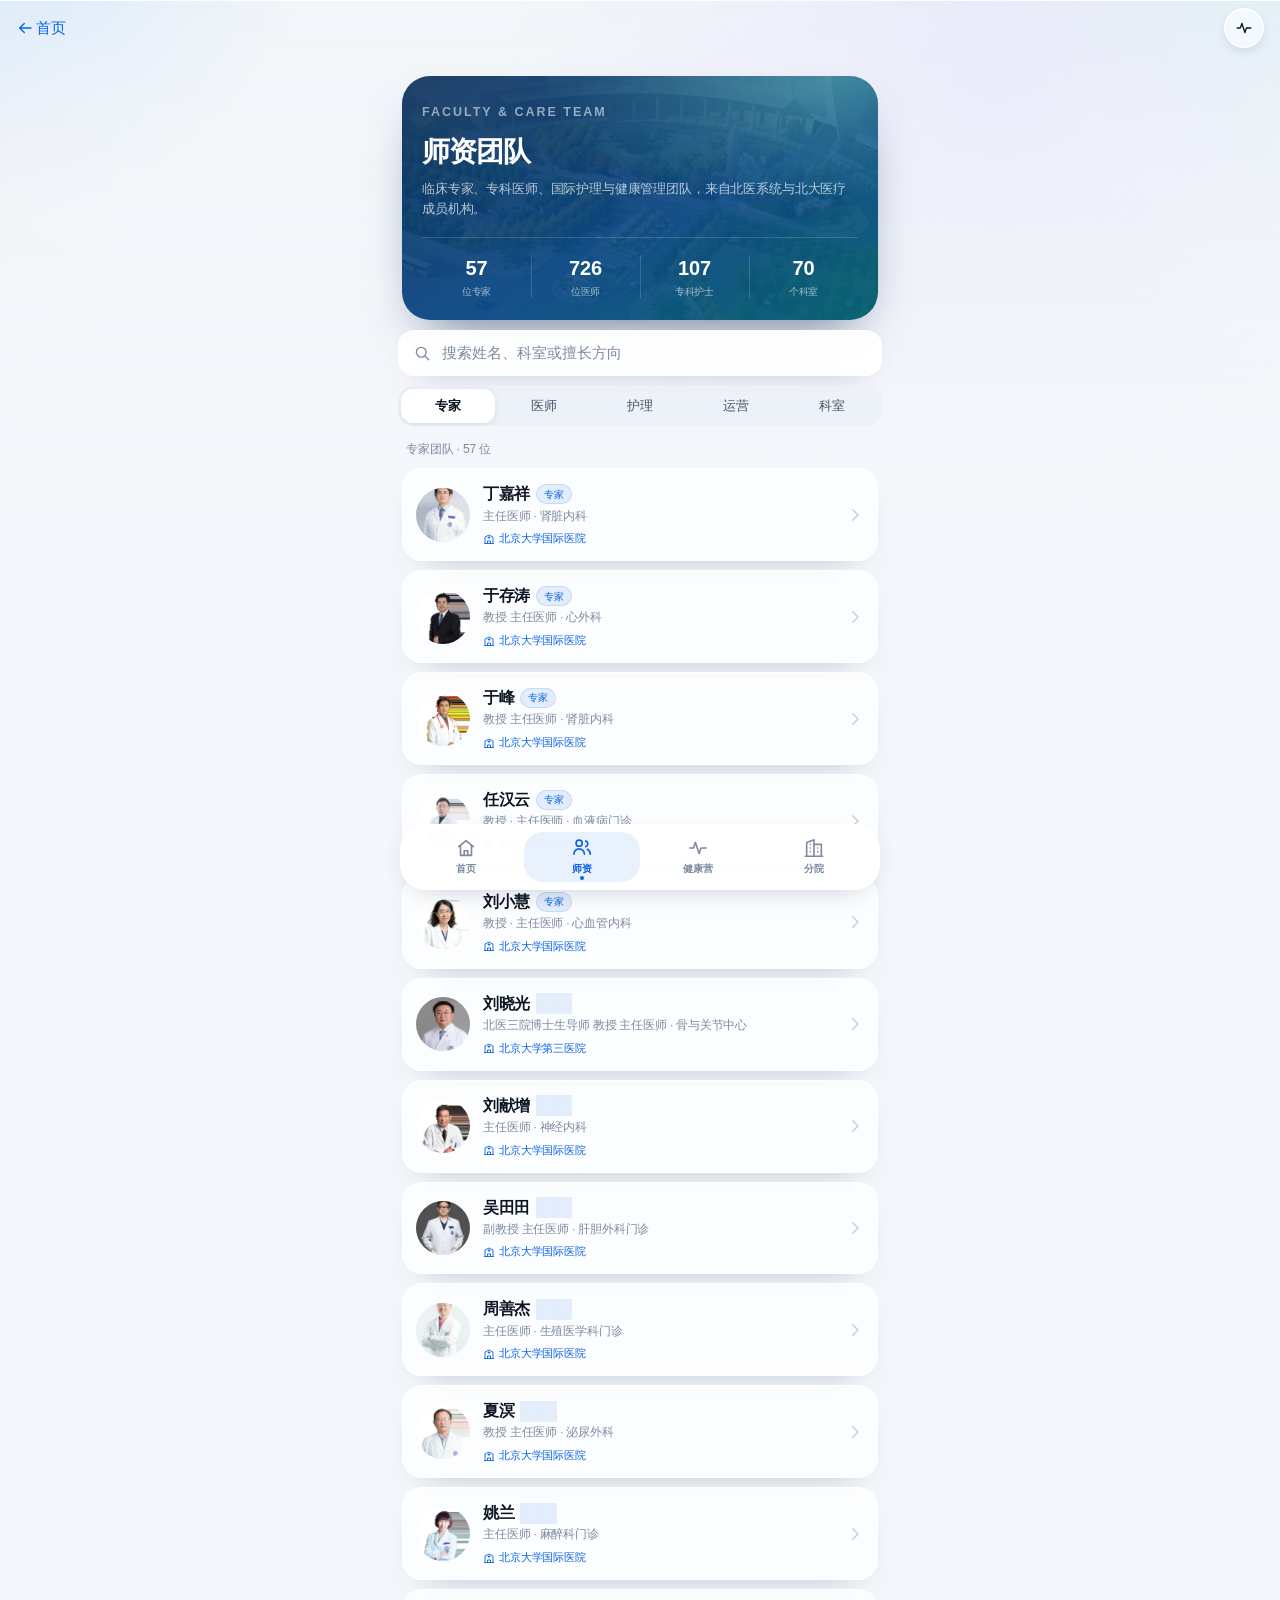
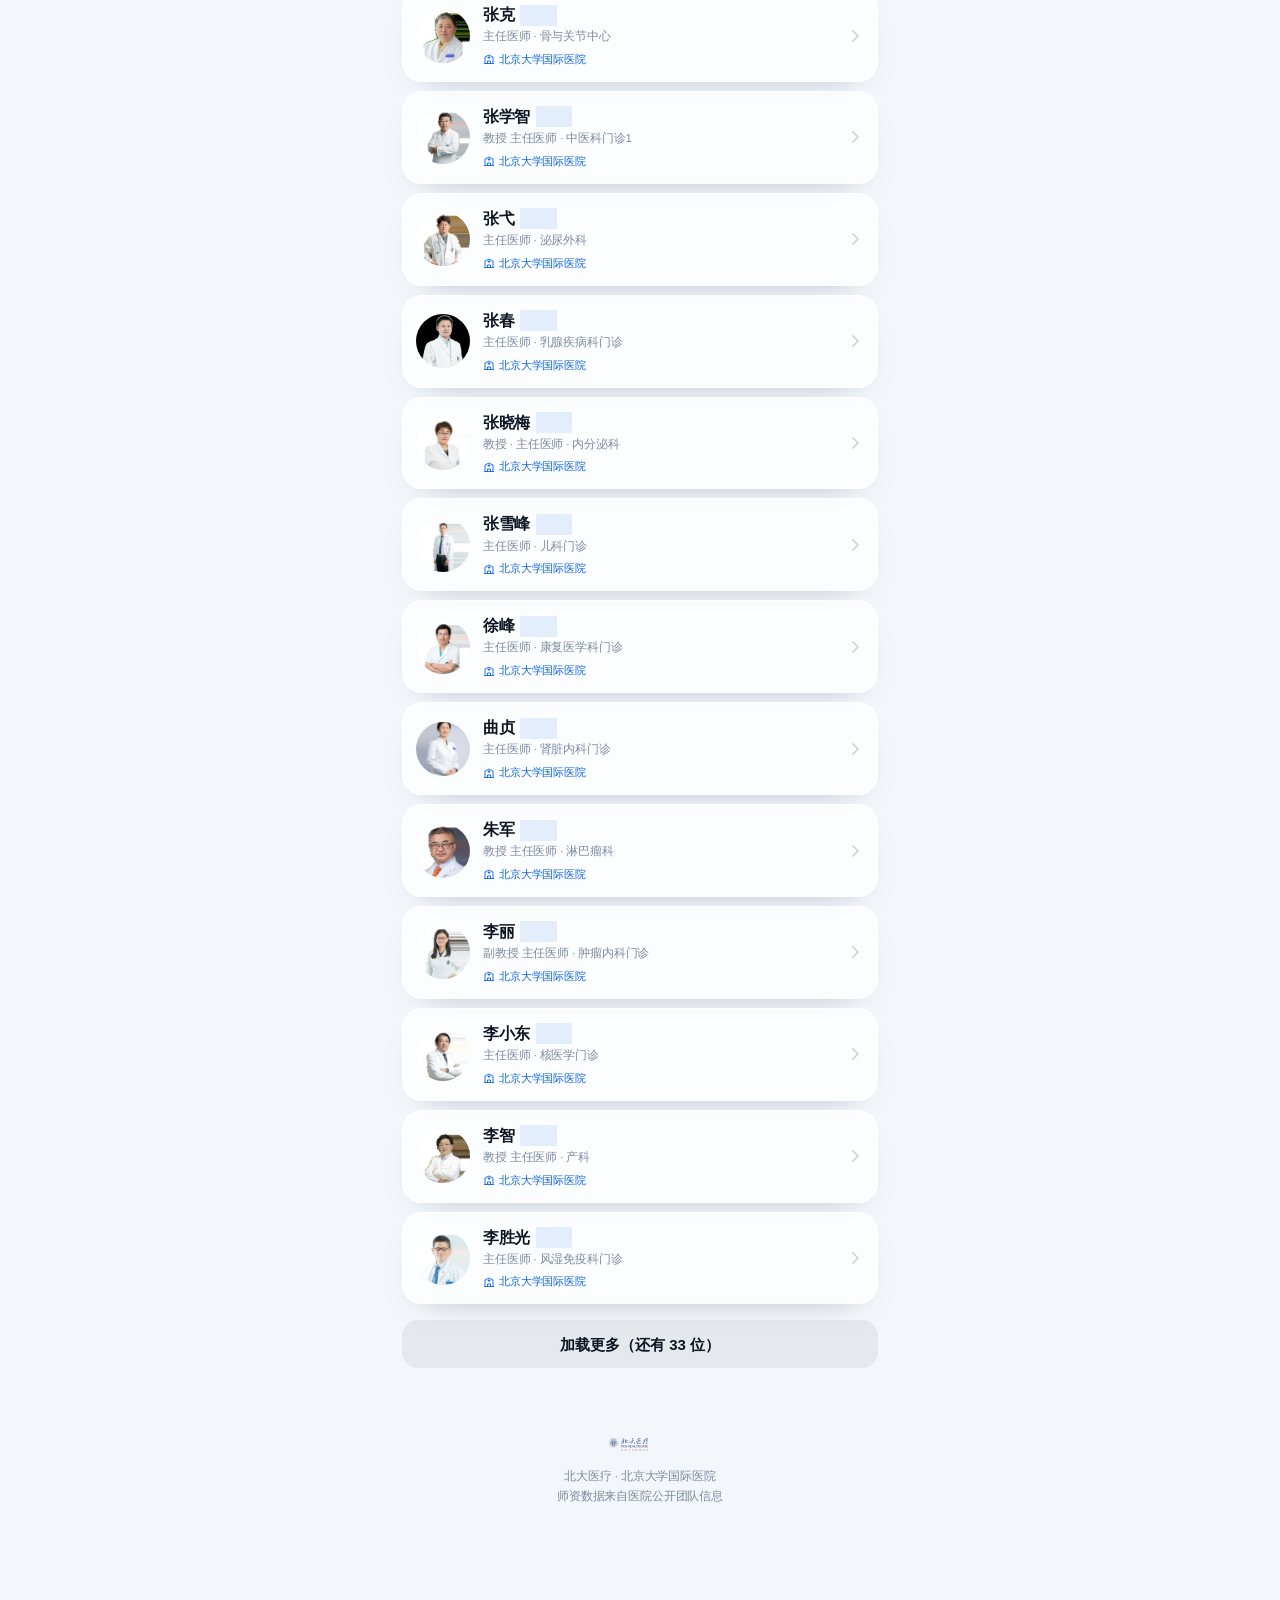
<file: team.html>
<!DOCTYPE html>
<html lang="zh-CN">
<head>
  <meta charset="UTF-8" />
  <meta name="viewport" content="width=device-width, initial-scale=1, viewport-fit=cover" />
  <meta name="theme-color" content="#f3f6fa" />
  <meta name="description" content="北大医疗师资团队：57 位专家、726 位医师、107 位专科护士与健康营运营团队，支持按姓名、科室搜索。" />
  <title>师资团队 · 北大医疗</title>
  <link rel="icon" href="./assets/logo.png" />
  <link rel="stylesheet" href="./ios.css?v=20261106" />
  <link rel="stylesheet" href="./views.css?v=20261106" />
</head>
<body>
  <div class="ambient" aria-hidden="true"></div>
  <script src="./icons.js?v=20261106" onerror="this.onerror=null;this.src='./icons.js?r='+Date.now()"></script>

  <header class="topbar">
    <a class="back-btn" href="./mobile.html">
      <svg class="ic ic-18"><use href="#i-back"/></svg>首页
    </a>
    <span class="topbar-spacer"></span>
    <span class="topbar-title">师资团队</span>
    <span class="topbar-spacer"></span>
    <a class="icon-btn" href="./camp.html" aria-label="本期健康营">
      <svg class="ic ic-18"><use href="#i-activity"/></svg>
    </a>
  </header>

  <main class="page">
    <section class="team-hero-card">
      <p class="eyebrow" style="color:rgba(255,255,255,.55)">FACULTY &amp; CARE TEAM</p>
      <h1>师资团队</h1>
      <p>临床专家、专科医师、国际护理与健康管理团队，来自北医系统与北大医疗成员机构。</p>
      <div class="team-hero-stats">
        <span><b id="heroExperts">57</b><small>位专家</small></span>
        <span><b id="heroDoctors">726</b><small>位医师</small></span>
        <span><b id="heroNurses">107</b><small>专科护士</small></span>
        <span><b id="heroDepts">70</b><small>个科室</small></span>
      </div>
    </section>

    <div class="team-toolbar">
      <div class="search">
        <svg class="ic ic-18"><use href="#i-search"/></svg>
        <input id="teamSearch" type="search" placeholder="搜索姓名、科室或擅长方向" autocomplete="off" aria-label="搜索师资团队" />
        <button class="search-clear" type="button" aria-label="清空搜索"><svg class="ic ic-16"><use href="#i-close"/></svg></button>
      </div>
      <div class="segmented" id="teamTabs" style="margin-top:10px" role="tablist" aria-label="团队分类"></div>
    </div>

    <div class="result-line"><span id="teamResult">正在加载…</span><span id="teamHint"></span></div>

    <div id="teamContent">
      <div class="person-list">
        <div class="person skeleton-row"><span class="sk sk-avatar"></span><span class="sk-lines"><span class="sk sk-line w60"></span><span class="sk sk-line w40"></span></span></div>
        <div class="person skeleton-row"><span class="sk sk-avatar"></span><span class="sk-lines"><span class="sk sk-line w55"></span><span class="sk sk-line w35"></span></span></div>
        <div class="person skeleton-row"><span class="sk sk-avatar"></span><span class="sk-lines"><span class="sk sk-line w65"></span><span class="sk sk-line w45"></span></span></div>
      </div>
    </div>

    <div class="empty-state hide" id="teamEmpty">
      <b>没有找到匹配成员</b>
      <p>换个关键词，或切换分类后再试。</p>
      <button class="btn btn-ghost" type="button" id="teamEmptyReset">查看全部</button>
    </div>

    <button class="btn btn-ghost btn-block hide" type="button" id="loadMore" style="margin-top:16px">加载更多</button>

    <footer class="footer">
      <img src="./assets/logo.png" alt="北大医疗" />
      <p>北大医疗 · 北京大学国际医院</p>
      <p>师资数据来自医院公开团队信息</p>
    </footer>
  </main>

  <nav class="tabbar" aria-label="主导航">
    <a href="./mobile.html"><svg class="ic"><use href="#i-home"/></svg><span>首页</span></a>
    <a class="is-active" href="./team.html" aria-current="page"><svg class="ic"><use href="#i-users"/></svg><span>师资</span></a>
    <a href="./camp.html"><svg class="ic"><use href="#i-activity"/></svg><span>健康营</span></a>
    <a href="./hospitals.html"><svg class="ic"><use href="#i-building"/></svg><span>分院</span></a>
  </nav>

  <div class="backdrop" id="appBackdrop"></div>
  <div class="toast" id="appToast" role="status" aria-live="polite"></div>

  <script src="./team-experts-data.js?v=20261106" onerror="this.onerror=null;this.src='./team-experts-data.js?r='+Date.now()"></script>
  <script src="./operations-team-data.js?v=20261106" onerror="this.onerror=null;this.src='./operations-team-data.js?r='+Date.now()"></script>
  <script src="./departments-index.js?v=20261106" onerror="this.onerror=null;this.src='./departments-index.js?r='+Date.now()"></script>
  <script src="./camp-data.js?v=20261106" onerror="this.onerror=null;this.src='./camp-data.js?r='+Date.now()"></script>
  <script src="./app.js?v=20261106" onerror="this.onerror=null;this.src='./app.js?r='+Date.now()"></script>
  <script src="./faculty.js?v=20261106" onerror="this.onerror=null;this.src='./faculty.js?r='+Date.now()"></script>
  <script>
    window.__pageReady = false;
    setTimeout(function () {
      if (window.__pageReady) return;
      var sk = document.querySelector('.skeleton-card, .skeleton-row, #profileContent .sk, #deptContent .sk');
      if (!sk) return;
      var box = sk.closest('.scroller, #teamContent, #profileContent, #deptContent') || sk.parentNode;
      if (box) box.innerHTML = '<div class="load-slow"><b>内容加载较慢</b><p>网络似乎不太稳定，请稍后重试。</p><button type="button" onclick="location.reload()">重新加载</button></div>';
    }, 6000);
  </script>
<script src="https://baoweidong.github.io/pku-console/assets/pku-bridge.js?v=2" data-channel="brand"></script>
</body>
</html>
</file>
<file: ios.css>
/* =========================================================
   北大医疗 · Liquid Glass Design System
   iOS 26 inspired — glass, depth, soft light
   ========================================================= */

:root {
  --ink: #0c1522;
  --ink-2: #45526a;
  --ink-3: #7d8a9e;
  --brand: #0b63e5;
  --brand-2: #3f8cff;
  --brand-deep: #093677;
  --teal: #0aa39a;
  --mint: #d9f4ea;
  --coral: #f26d5f;
  --amber: #e9a13b;
  --violet: #7c6cf0;

  --bg: #f3f6fa;
  --white: #ffffff;

  --glass: linear-gradient(155deg, rgba(255, 255, 255, 0.78), rgba(255, 255, 255, 0.48));
  --glass-strong: linear-gradient(155deg, rgba(255, 255, 255, 0.92), rgba(255, 255, 255, 0.72));
  --glass-dark: linear-gradient(155deg, rgba(12, 30, 58, 0.72), rgba(9, 22, 44, 0.55));
  --glass-border: 0.5px solid rgba(255, 255, 255, 0.9);
  --glass-shadow: 0 18px 50px -18px rgba(13, 38, 76, 0.28), 0 2px 8px rgba(13, 38, 76, 0.05),
    inset 0 1px 0 rgba(255, 255, 255, 0.95);
  --blur: saturate(180%) blur(28px);

  --r-xl: 30px;
  --r-lg: 24px;
  --r-md: 18px;
  --r-sm: 13px;

  --safe-top: env(safe-area-inset-top, 0px);
  --safe-bottom: env(safe-area-inset-bottom, 0px);
  --tabbar-h: 66px;

  --font: -apple-system, BlinkMacSystemFont, "SF Pro Text", "SF Pro Display", "PingFang SC",
    "Hiragino Sans GB", "Helvetica Neue", "Microsoft YaHei", sans-serif;
}

* { box-sizing: border-box; -webkit-tap-highlight-color: transparent; }

html { -webkit-text-size-adjust: 100%; scroll-behavior: smooth; }

body {
  margin: 0;
  min-height: 100vh;
  color: var(--ink);
  background: var(--bg);
  font-family: var(--font);
  font-size: 15px;
  line-height: 1.55;
  letter-spacing: -0.01em;
  overflow-x: hidden;
  -webkit-font-smoothing: antialiased;
  text-rendering: optimizeLegibility;
}

body.is-locked { overflow: hidden; }

/* ambient light field */
.ambient {
  position: fixed;
  inset: -20% -20% auto -20%;
  height: 90vh;
  z-index: -2;
  pointer-events: none;
  background:
    radial-gradient(42vw 42vw at 12% 4%, rgba(96, 178, 255, 0.5), transparent 62%),
    radial-gradient(46vw 46vw at 92% 0%, rgba(126, 232, 208, 0.46), transparent 60%),
    radial-gradient(52vw 52vw at 70% 32%, rgba(190, 178, 255, 0.38), transparent 62%),
    radial-gradient(40vw 40vw at 0% 45%, rgba(255, 205, 214, 0.34), transparent 60%);
  filter: blur(18px);
}

.ambient::after {
  content: "";
  position: fixed;
  inset: 0;
  height: 100vh;
  background: linear-gradient(180deg, rgba(243, 246, 250, 0) 0%, rgba(243, 246, 250, 0.55) 46%, #f3f6fa 78%);
}

/* subtle top specular line */
body::after {
  content: "";
  position: fixed;
  inset: 0 0 auto 0;
  height: 1px;
  background: rgba(255, 255, 255, 0.9);
  z-index: 90;
}

a { color: inherit; text-decoration: none; }
button { font: inherit; color: inherit; background: none; border: 0; padding: 0; cursor: pointer; }
img { display: block; max-width: 100%; }
svg { display: block; }
input { font: inherit; color: inherit; }
::selection { background: rgba(11, 99, 229, 0.18); }

.ic { width: 20px; height: 20px; fill: none; stroke: currentColor; stroke-width: 1.8; stroke-linecap: round; stroke-linejoin: round; }
.ic-12 { width: 12px; height: 12px; }
.ic-14 { width: 14px; height: 14px; }
.ic-16 { width: 16px; height: 16px; }
.ic-18 { width: 18px; height: 18px; }
.ic-22 { width: 22px; height: 22px; }
.ic-26 { width: 26px; height: 26px; }
.svg-sprite { position: absolute; width: 0; height: 0; overflow: hidden; }

/* ---------- surfaces ---------- */
.glass {
  position: relative;
  background: var(--glass);
  -webkit-backdrop-filter: var(--blur);
  backdrop-filter: var(--blur);
  border: var(--glass-border);
  box-shadow: var(--glass-shadow);
  border-radius: var(--r-lg);
}

.glass-strong {
  background: var(--glass-strong);
  -webkit-backdrop-filter: saturate(190%) blur(36px);
  backdrop-filter: saturate(190%) blur(36px);
  border: 0.5px solid rgba(255, 255, 255, 1);
  box-shadow: 0 24px 60px -22px rgba(13, 38, 76, 0.34), inset 0 1px 0 #fff;
  border-radius: var(--r-xl);
}

.press { transition: transform 0.32s cubic-bezier(0.22, 1, 0.36, 1), box-shadow 0.32s; }
.press:active { transform: scale(0.975); }

/* ---------- top bar ---------- */
.topbar {
  position: fixed;
  top: 0;
  left: 0;
  right: 0;
  z-index: 60;
  padding: calc(var(--safe-top) + 8px) 16px 8px;
  display: flex;
  align-items: center;
  gap: 10px;
  transition: background 0.3s, backdrop-filter 0.3s, box-shadow 0.3s, border-color 0.3s;
  border-bottom: 0.5px solid transparent;
}

.topbar.is-scrolled {
  background: rgba(248, 250, 253, 0.72);
  -webkit-backdrop-filter: saturate(180%) blur(26px);
  backdrop-filter: saturate(180%) blur(26px);
  border-bottom-color: rgba(12, 21, 34, 0.06);
  box-shadow: 0 8px 30px -20px rgba(13, 38, 76, 0.4);
}

.topbar-brand { display: flex; align-items: center; gap: 9px; min-width: 0; }
.topbar-brand img { height: 24px; width: auto; }
.topbar-title {
  font-size: 16px;
  font-weight: 650;
  letter-spacing: -0.02em;
  white-space: nowrap;
  overflow: hidden;
  text-overflow: ellipsis;
  opacity: 0;
  transform: translateY(6px);
  transition: opacity 0.3s, transform 0.3s;
}
.topbar.is-scrolled .topbar-title { opacity: 1; transform: none; }
.topbar-spacer { flex: 1; }

.icon-btn {
  width: 40px;
  height: 40px;
  display: grid;
  place-items: center;
  border-radius: 50%;
  background: rgba(255, 255, 255, 0.6);
  -webkit-backdrop-filter: blur(18px) saturate(170%);
  backdrop-filter: blur(18px) saturate(170%);
  border: 0.5px solid rgba(255, 255, 255, 0.9);
  box-shadow: 0 4px 14px -6px rgba(13, 38, 76, 0.3), inset 0 1px 0 #fff;
  color: var(--ink);
  transition: transform 0.3s cubic-bezier(0.22, 1, 0.36, 1);
}
.icon-btn:active { transform: scale(0.9); }
.icon-btn.plain { background: transparent; border-color: transparent; box-shadow: none; }

.back-btn {
  display: inline-flex;
  align-items: center;
  gap: 2px;
  height: 40px;
  padding-right: 12px;
  border-radius: 999px;
  font-size: 15px;
  font-weight: 550;
  color: var(--brand);
  transition: opacity 0.2s;
}
.back-btn:active { opacity: 0.5; }

/* ---------- page scaffolding ---------- */
.page {
  max-width: 520px;
  margin: 0 auto;
  padding: calc(var(--safe-top) + 76px) 16px calc(var(--safe-bottom) + var(--tabbar-h) + 34px);
}

.page.no-tabs { padding-bottom: calc(var(--safe-bottom) + 40px); }

.eyebrow {
  margin: 0 0 8px;
  font-size: 10.5px;
  font-weight: 700;
  letter-spacing: 0.16em;
  text-transform: uppercase;
  color: var(--ink-3);
}

.display {
  margin: 0;
  font-size: 38px;
  line-height: 1.08;
  font-weight: 740;
  letter-spacing: -0.045em;
}

.display em {
  font-style: normal;
  background: linear-gradient(115deg, #0b63e5 10%, #0aa39a 55%, #7c6cf0 95%);
  -webkit-background-clip: text;
  background-clip: text;
  color: transparent;
}

.h2 {
  margin: 0;
  font-size: 23px;
  line-height: 1.2;
  font-weight: 720;
  letter-spacing: -0.035em;
}

.lead {
  margin: 12px 0 0;
  font-size: 15px;
  line-height: 1.62;
  color: var(--ink-2);
}

.muted { color: var(--ink-3); }
.small { font-size: 12.5px; }

/* section header */
.section { margin-top: 34px; }
.section-head {
  display: flex;
  align-items: flex-end;
  justify-content: space-between;
  gap: 12px;
  margin-bottom: 14px;
  padding: 0 4px;
}
.section-head .h2 { font-size: 22px; }
.section-sub { margin: 5px 0 0; font-size: 12.5px; color: var(--ink-3); }
.section-link {
  display: inline-flex;
  align-items: center;
  gap: 3px;
  font-size: 13.5px;
  font-weight: 600;
  color: var(--brand);
  white-space: nowrap;
  padding-bottom: 2px;
}
.section-link .ic { width: 14px; height: 14px; }

/* ---------- chips / pills ---------- */
.chip {
  display: inline-flex;
  align-items: center;
  gap: 5px;
  height: 28px;
  padding: 0 11px;
  border-radius: 999px;
  font-size: 12px;
  font-weight: 550;
  color: var(--ink-2);
  background: rgba(255, 255, 255, 0.66);
  border: 0.5px solid rgba(12, 21, 34, 0.07);
  -webkit-backdrop-filter: blur(14px);
  backdrop-filter: blur(14px);
  white-space: nowrap;
}
.chip.brand { color: var(--brand); background: rgba(11, 99, 229, 0.1); border-color: rgba(11, 99, 229, 0.14); }
.chip.teal { color: #067a73; background: rgba(10, 163, 154, 0.11); border-color: rgba(10, 163, 154, 0.16); }
.chip.plain { background: rgba(12, 21, 34, 0.04); border-color: transparent; }

.scroller {
  display: flex;
  gap: 12px;
  overflow-x: auto;
  scroll-snap-type: x mandatory;
  scrollbar-width: none;
  padding: 2px 16px 6px;
  margin: 0 -16px;
}
.scroller::-webkit-scrollbar { display: none; }
.scroller > * { scroll-snap-align: start; flex: 0 0 auto; }

/* segmented control */
.segmented {
  display: flex;
  gap: 2px;
  padding: 3px;
  border-radius: 15px;
  background: rgba(12, 21, 34, 0.055);
  -webkit-backdrop-filter: blur(10px);
  backdrop-filter: blur(10px);
  overflow-x: auto;
  scrollbar-width: none;
}
.segmented::-webkit-scrollbar { display: none; }
.segmented button {
  flex: 1 0 auto;
  height: 34px;
  padding: 0 13px;
  border-radius: 12px;
  font-size: 13px;
  font-weight: 550;
  color: var(--ink-2);
  white-space: nowrap;
  transition: background 0.28s, color 0.28s, box-shadow 0.28s;
}
.segmented button.is-active {
  color: var(--ink);
  background: #fff;
  box-shadow: 0 2px 8px -2px rgba(13, 38, 76, 0.16);
  font-weight: 620;
}

/* ---------- search ---------- */
.search {
  display: flex;
  align-items: center;
  gap: 9px;
  height: 46px;
  padding: 0 14px;
  border-radius: 16px;
  background: rgba(255, 255, 255, 0.7);
  -webkit-backdrop-filter: blur(20px) saturate(160%);
  backdrop-filter: blur(20px) saturate(160%);
  border: 0.5px solid rgba(255, 255, 255, 0.9);
  box-shadow: 0 8px 24px -16px rgba(13, 38, 76, 0.4);
  color: var(--ink-3);
}
.search input {
  flex: 1;
  min-width: 0;
  border: 0;
  outline: 0;
  background: none;
  font-size: 15px;
  color: var(--ink);
}
.search input::placeholder { color: var(--ink-3); }
.search input::-webkit-search-cancel-button { display: none; }
.search-clear { display: none; color: var(--ink-3); }
.search.has-value .search-clear { display: grid; place-items: center; }

/* ---------- avatar ---------- */
.avatar {
  position: relative;
  display: grid;
  place-items: center;
  overflow: hidden;
  border-radius: 50%;
  background: linear-gradient(145deg, #dce9ff, #c9f0e5);
  color: var(--brand-deep);
  font-weight: 650;
  flex: none;
  box-shadow: inset 0 0 0 0.5px rgba(255, 255, 255, 0.8);
}
.avatar img { position: absolute; inset: 0; width: 100%; height: 100%; object-fit: cover; }
.avatar.ring { box-shadow: 0 0 0 2px #fff, 0 6px 16px -8px rgba(13, 38, 76, 0.5); }

.avatar-stack { display: flex; }
.avatar-stack .avatar { margin-left: -9px; box-shadow: 0 0 0 2px rgba(255, 255, 255, 0.92); }
.avatar-stack .avatar:first-child { margin-left: 0; }

/* ---------- bottom tab bar ---------- */
.tabbar {
  position: fixed;
  left: 50%;
  bottom: calc(var(--safe-bottom) + 10px);
  transform: translateX(-50%);
  z-index: 70;
  width: min(480px, calc(100vw - 28px));
  height: var(--tabbar-h);
  display: flex;
  align-items: stretch;
  padding: 7px;
  border-radius: 26px;
  background: rgba(255, 255, 255, 0.66);
  -webkit-backdrop-filter: saturate(190%) blur(34px);
  backdrop-filter: saturate(190%) blur(34px);
  border: 0.5px solid rgba(255, 255, 255, 0.95);
  box-shadow: 0 18px 44px -16px rgba(13, 38, 76, 0.35), inset 0 1px 0 #fff;
}
.tabbar a {
  position: relative;
  flex: 1;
  display: flex;
  flex-direction: column;
  align-items: center;
  justify-content: center;
  gap: 2px;
  border-radius: 19px;
  font-size: 10px;
  font-weight: 600;
  letter-spacing: 0;
  color: var(--ink-3);
  transition: color 0.25s, background 0.35s;
}
.tabbar a .ic { width: 22px; height: 22px; stroke-width: 1.75; transition: transform 0.35s cubic-bezier(0.22, 1, 0.36, 1); }
.tabbar a.is-active { color: var(--brand); background: rgba(11, 99, 229, 0.09); }
.tabbar a.is-active .ic { transform: translateY(-1px) scale(1.04); }
.tabbar a.is-active::after {
  content: "";
  position: absolute;
  bottom: 2px;
  width: 4px;
  height: 4px;
  border-radius: 50%;
  background: var(--brand);
}

/* ---------- sheets ---------- */
.backdrop {
  position: fixed;
  inset: 0;
  z-index: 80;
  background: rgba(8, 16, 30, 0.28);
  -webkit-backdrop-filter: blur(6px);
  backdrop-filter: blur(6px);
  opacity: 0;
  visibility: hidden;
  transition: opacity 0.35s, visibility 0.35s;
}
.backdrop.is-open { opacity: 1; visibility: visible; }

.sheet {
  position: fixed;
  left: 0;
  right: 0;
  bottom: 0;
  z-index: 85;
  max-height: 88vh;
  display: flex;
  flex-direction: column;
  padding: 8px 0 calc(var(--safe-bottom) + 8px);
  border-radius: 28px 28px 0 0;
  background: rgba(250, 252, 255, 0.86);
  -webkit-backdrop-filter: saturate(190%) blur(40px);
  backdrop-filter: saturate(190%) blur(40px);
  border-top: 0.5px solid #fff;
  box-shadow: 0 -20px 60px -20px rgba(13, 38, 76, 0.4);
  transform: translateY(102%);
  visibility: hidden;
  transition: transform 0.5s cubic-bezier(0.32, 0.72, 0, 1), visibility 0.5s;
}
.sheet.is-open { transform: none; visibility: visible; }
.sheet-handle {
  width: 38px;
  height: 5px;
  border-radius: 99px;
  background: rgba(12, 21, 34, 0.16);
  margin: 4px auto 10px;
  flex: none;
}
.sheet-head { padding: 2px 22px 12px; display: flex; align-items: flex-start; justify-content: space-between; gap: 12px; }
.sheet-head h2 { margin: 0; font-size: 21px; font-weight: 720; letter-spacing: -0.03em; }
.sheet-head p { margin: 4px 0 0; font-size: 12.5px; color: var(--ink-3); }
.sheet-body { overflow-y: auto; -webkit-overflow-scrolling: touch; padding: 0 16px 12px; }
.sheet-footer { padding: 10px 16px 4px; display: flex; gap: 10px; border-top: 0.5px solid rgba(12, 21, 34, 0.06); }

.btn {
  display: inline-flex;
  align-items: center;
  justify-content: center;
  gap: 6px;
  height: 48px;
  padding: 0 20px;
  border-radius: 16px;
  font-size: 15px;
  font-weight: 620;
  transition: transform 0.3s cubic-bezier(0.22, 1, 0.36, 1), opacity 0.2s;
}
.btn:active { transform: scale(0.97); }
.btn-primary {
  color: #fff;
  background: linear-gradient(160deg, #2f86ff, #0b5bdc);
  box-shadow: 0 12px 26px -12px rgba(11, 99, 229, 0.75), inset 0 1px 0 rgba(255, 255, 255, 0.32);
}
.btn-ghost { color: var(--ink); background: rgba(12, 21, 34, 0.055); }
.btn-block { width: 100%; }

/* ---------- list rows ---------- */
.list {
  border-radius: var(--r-lg);
  overflow: hidden;
  background: rgba(255, 255, 255, 0.72);
  -webkit-backdrop-filter: var(--blur);
  backdrop-filter: var(--blur);
  border: 0.5px solid rgba(255, 255, 255, 0.9);
  box-shadow: 0 14px 40px -24px rgba(13, 38, 76, 0.4);
}
.row {
  display: flex;
  align-items: center;
  gap: 13px;
  padding: 13px 16px;
  position: relative;
  background: transparent;
  width: 100%;
  text-align: left;
  transition: background 0.2s;
}
.row + .row::before {
  content: "";
  position: absolute;
  top: 0;
  left: 62px;
  right: 0;
  height: 0.5px;
  background: rgba(12, 21, 34, 0.08);
}
.row:active { background: rgba(11, 99, 229, 0.05); }
.row-copy { flex: 1; min-width: 0; }
.row-copy b { display: block; font-size: 15px; font-weight: 620; letter-spacing: -0.02em; }
.row-copy small { display: block; margin-top: 2px; font-size: 12px; color: var(--ink-3); white-space: nowrap; overflow: hidden; text-overflow: ellipsis; }
.row .chev { color: rgba(12, 21, 34, 0.26); flex: none; }

/* ---------- misc ---------- */
.divider { height: 0.5px; background: rgba(12, 21, 34, 0.08); margin: 18px 0; }

.reveal { opacity: 1; transform: none; }
.reveal.is-in { opacity: 1; transform: none; }

.toast {
  position: fixed;
  left: 50%;
  bottom: calc(var(--safe-bottom) + var(--tabbar-h) + 26px);
  transform: translate(-50%, 14px);
  z-index: 120;
  padding: 11px 18px;
  border-radius: 14px;
  background: rgba(12, 21, 34, 0.86);
  -webkit-backdrop-filter: blur(20px);
  backdrop-filter: blur(20px);
  color: #fff;
  font-size: 13px;
  font-weight: 500;
  opacity: 0;
  visibility: hidden;
  transition: opacity 0.3s, transform 0.3s, visibility 0.3s;
  max-width: 80vw;
  text-align: center;
}
.toast.is-open { opacity: 1; visibility: visible; transform: translate(-50%, 0); }

.empty-state { text-align: center; padding: 46px 24px; color: var(--ink-3); }
.empty-state b { display: block; margin: 12px 0 4px; font-size: 16px; color: var(--ink); }
.empty-state p { margin: 0; font-size: 13px; }
.empty-state .btn { margin-top: 18px; height: 42px; }

.footer {
  margin-top: 42px;
  padding: 26px 8px 6px;
  text-align: center;
  color: var(--ink-3);
  font-size: 11.5px;
}
.footer img { height: 22px; margin: 0 auto 10px; opacity: 0.6; }
.footer p { margin: 2px 0; }

/* hero stats */
.stat-row { display: flex; }
.stat-row > * { flex: 1; text-align: center; position: relative; }
.stat-row > * + *::before {
  content: "";
  position: absolute;
  left: 0;
  top: 4px;
  bottom: 4px;
  width: 0.5px;
  background: rgba(12, 21, 34, 0.1);
}
.stat-row b { display: block; font-size: 21px; font-weight: 720; letter-spacing: -0.03em; font-variant-numeric: tabular-nums; }
.stat-row small { display: block; margin-top: 1px; font-size: 11px; color: var(--ink-3); }

.live-dot {
  display: inline-block;
  width: 7px;
  height: 7px;
  border-radius: 50%;
  background: #16b981;
  box-shadow: 0 0 0 4px rgba(22, 185, 129, 0.16);
  animation: pulse 2.4s ease-in-out infinite;
}
@keyframes pulse {
  0%, 100% { box-shadow: 0 0 0 3px rgba(22, 185, 129, 0.14); }
  50% { box-shadow: 0 0 0 7px rgba(22, 185, 129, 0.06); }
}

.progress {
  height: 6px;
  border-radius: 99px;
  background: rgba(12, 21, 34, 0.08);
  overflow: hidden;
}
.progress i {
  display: block;
  height: 100%;
  border-radius: inherit;
  background: linear-gradient(90deg, #0aa39a, #3f8cff);
  width: 0;
  transition: width 1.2s cubic-bezier(0.22, 1, 0.36, 1);
}

.expert-badge { white-space: nowrap; }

.camp-live {
  display: inline-flex;
  align-items: center;
  gap: 7px;
  height: 26px;
  padding: 0 11px;
  border-radius: 99px;
  font-size: 11px;
  font-weight: 600;
  color: #eafff7;
  background: rgba(255, 255, 255, 0.14);
  border: 0.5px solid rgba(255, 255, 255, 0.22);
  -webkit-backdrop-filter: blur(14px);
  backdrop-filter: blur(14px);
}
.camp-live .live-dot { background: #4ff0b7; box-shadow: 0 0 0 4px rgba(79, 240, 183, 0.18); }

.camp-progress-label {
  display: flex;
  justify-content: space-between;
  align-items: baseline;
  gap: 10px;
  font-size: 11px;
  color: rgba(255, 255, 255, 0.68);
  margin-bottom: 7px;
  font-variant-numeric: tabular-nums;
}
.camp-progress-label b { font-size: 13px; color: #fff; font-weight: 620; }

.hide { display: none !important; }

@media (min-width: 560px) {
  .page { padding-left: 22px; padding-right: 22px; }
  .display { font-size: 42px; }
}

@media (prefers-reduced-motion: reduce) {
  *, *::before, *::after { animation-duration: 0.01ms !important; transition-duration: 0.01ms !important; scroll-behavior: auto !important; }
  .reveal { opacity: 1; transform: none; }
}

/* =========================================================
   Scroll performance
   Real blur is kept only on fixed chrome (topbar / tabbar / sheet).
   In-flow glass cards use translucent fills instead of backdrop-filter,
   which avoids re-blurring dozens of layers every scroll frame.
   ========================================================= */
.ambient {
  filter: none;
  background:
    radial-gradient(42vw 42vw at 12% 4%, rgba(96, 178, 255, 0.34), rgba(96, 178, 255, 0.1) 46%, transparent 70%),
    radial-gradient(46vw 46vw at 92% 0%, rgba(126, 232, 208, 0.32), rgba(126, 232, 208, 0.09) 48%, transparent 72%),
    radial-gradient(52vw 52vw at 70% 32%, rgba(190, 178, 255, 0.24), rgba(190, 178, 255, 0.07) 50%, transparent 74%),
    radial-gradient(40vw 40vw at 0% 45%, rgba(255, 205, 214, 0.22), rgba(255, 205, 214, 0.06) 50%, transparent 74%);
  transform: translateZ(0);
}

.glass,
.glass-strong,
.expert-card,
.region-card,
.dept-tile,
.network-more,
.person,
.faculty-card,
.hospital-card,
.leader-card,
.feature-card,
.about-number,
.about-link,
.list,
.search,
.segmented,
.member-sheet-block {
  -webkit-backdrop-filter: none !important;
  backdrop-filter: none !important;
}

.glass { background: rgba(255, 255, 255, 0.82); }
.expert-card,
.region-card,
.dept-tile,
.person,
.faculty-card,
.hospital-card,
.leader-card,
.feature-card,
.about-number,
.about-link,
.list { background: rgba(255, 255, 255, 0.86); }
.network-more { background: rgba(255, 255, 255, 0.78); }
.search { background: rgba(255, 255, 255, 0.94); }
.segmented { background: rgba(236, 241, 247, 0.92); }
.member-sheet-block { background: rgba(255, 255, 255, 0.82); }

.expert-card,
.region-card,
.dept-tile,
.network-more,
.person,
.faculty-card,
.hospital-card,
.leader-card,
.feature-card,
.about-number,
.about-link { box-shadow: 0 6px 18px -14px rgba(13, 38, 76, 0.38); }

.topbar.is-scrolled {
  -webkit-backdrop-filter: saturate(170%) blur(20px);
  backdrop-filter: saturate(170%) blur(20px);
}
.tabbar {
  -webkit-backdrop-filter: saturate(170%) blur(24px);
  backdrop-filter: saturate(170%) blur(24px);
  transform: translateX(-50%) translateZ(0);
  will-change: transform;
}

/* WeChat / low-memory devices: no live blur on fixed chrome */
html.perf-lite .topbar.is-scrolled,
html.perf-lite .tabbar {
  -webkit-backdrop-filter: none !important;
  backdrop-filter: none !important;
}
html.perf-lite .topbar.is-scrolled { background: rgba(248, 250, 253, 0.97); }
html.perf-lite .tabbar {
  background: rgba(255, 255, 255, 0.97);
  box-shadow: 0 10px 30px -16px rgba(13, 38, 76, 0.32);
}

/* result anchor under the sticky toolbar */
.result-line { scroll-margin-top: calc(var(--safe-top) + 208px); }

/* lightweight loading skeletons */
.skeleton-card { pointer-events: none; }
.sk { display: block; background: rgba(12, 21, 34, 0.06); border-radius: 50%; }
.sk-avatar { width: 58px; height: 58px; flex: none; }
.sk-lines { display: flex; flex-direction: column; gap: 8px; flex: 1; }
.sk-line { height: 11px; border-radius: 6px; }
.sk-line.w70 { width: 70%; }
.sk-line.w65 { width: 65%; }
.sk-line.w60 { width: 60%; }
.sk-line.w55 { width: 55%; }
.sk-line.w50 { width: 50%; }
.sk-line.w45 { width: 45%; }
.sk-line.w40 { width: 40%; }
.sk-line.w35 { width: 35%; }
.skeleton-row { pointer-events: none; }

.load-slow { padding: 28px 18px; text-align: center; color: var(--ink-3); }
.load-slow b { display: block; font-size: 15px; color: var(--ink); margin-bottom: 4px; }
.load-slow p { margin: 0 0 14px; font-size: 12.5px; }
.load-slow button { height: 38px; padding: 0 18px; border-radius: 12px; font-size: 13px; font-weight: 600; color: var(--brand); background: rgba(11, 99, 229, 0.09); }
</file>
<file: views.css>
/* =========================================================
   Inner pages: camp / faculty / hospitals / profile / dept / about
   ========================================================= */

.page-head { padding: 12px 4px 0; }
.page-head .display { font-size: 36px; }
.page-head .lead { max-width: 340px; }

/* ================= CAMP ================= */
.camp-hero {
  position: relative;
  overflow: hidden;
  margin-top: 4px;
  padding: 22px;
  border-radius: 32px;
  color: #fff;
  background:
    radial-gradient(120% 90% at 100% 0%, rgba(64, 196, 176, 0.5), transparent 56%),
    radial-gradient(100% 80% at 0% 100%, rgba(63, 140, 255, 0.4), transparent 62%),
    linear-gradient(158deg, #08264b 0%, #0a3d70 52%, #06453d 100%);
  box-shadow: 0 30px 60px -26px rgba(6, 34, 68, 0.72), inset 0 1px 0 rgba(255, 255, 255, 0.16);
  isolation: isolate;
}
.camp-hero::before {
  content: "";
  position: absolute;
  inset: 0;
  z-index: -1;
  background: url("./assets/nursing.webp") center/cover;
  opacity: 0.06;
}
.camp-hero::after {
  content: "";
  position: absolute;
  right: -60px;
  top: -80px;
  width: 210px;
  height: 210px;
  border-radius: 50%;
  border: 1px solid rgba(255, 255, 255, 0.16);
  box-shadow: 0 0 0 36px rgba(255, 255, 255, 0.04), 0 0 0 74px rgba(255, 255, 255, 0.022);
  pointer-events: none;
}
.camp-hero-top { display: flex; align-items: center; justify-content: space-between; }
.camp-hero-edition {
  font-size: 11px;
  font-weight: 600;
  color: rgba(255, 255, 255, 0.7);
  letter-spacing: 0.04em;
}
.camp-hero h1 {
  margin: 20px 0 0;
  font-size: 32px;
  line-height: 1.1;
  font-weight: 750;
  letter-spacing: -0.045em;
}
.camp-hero-theme {
  margin: 7px 0 0;
  font-size: 15px;
  font-weight: 560;
  color: #a9e8d9;
}
.camp-hero-summary {
  margin: 9px 0 0;
  font-size: 12.5px;
  line-height: 1.6;
  color: rgba(255, 255, 255, 0.68);
  max-width: 300px;
}
.camp-hero-progress { margin-top: 20px; }
.camp-hero-stats {
  display: flex;
  margin-top: 20px;
  padding-top: 16px;
  border-top: 0.5px solid rgba(255, 255, 255, 0.16);
}
.camp-hero-stats span { flex: 1; text-align: center; position: relative; }
.camp-hero-stats span + span::before {
  content: "";
  position: absolute;
  left: 0;
  top: 3px;
  bottom: 3px;
  width: 0.5px;
  background: rgba(255, 255, 255, 0.16);
}
.camp-hero-stats b { display: block; font-size: 22px; font-weight: 720; letter-spacing: -0.03em; }
.camp-hero-stats small { display: block; font-size: 10.5px; color: rgba(255, 255, 255, 0.6); }

/* timeline */
.timeline { position: relative; padding: 6px 0 2px 26px; }
.timeline::before {
  content: "";
  position: absolute;
  left: 7px;
  top: 12px;
  bottom: 16px;
  width: 1.5px;
  background: linear-gradient(180deg, rgba(10, 163, 154, 0.55), rgba(11, 99, 229, 0.12));
}
.tl-item { position: relative; padding: 0 0 18px; }
.tl-item:last-child { padding-bottom: 0; }
.tl-item::before {
  content: "";
  position: absolute;
  left: -25px;
  top: 4px;
  width: 11px;
  height: 11px;
  border-radius: 50%;
  background: #fff;
  border: 2px solid rgba(12, 21, 34, 0.16);
  box-sizing: border-box;
}
.tl-item.done::before { background: #0aa39a; border-color: #0aa39a; }
.tl-item.now::before {
  background: #0b63e5;
  border-color: #0b63e5;
  box-shadow: 0 0 0 5px rgba(11, 99, 229, 0.13);
}
.tl-date { font-size: 10.5px; font-weight: 650; color: var(--ink-3); font-variant-numeric: tabular-nums; }
.tl-item.now .tl-date { color: var(--brand); }
.tl-item b { display: block; font-size: 14.5px; font-weight: 620; margin-top: 1px; }
.tl-item p { margin: 2px 0 0; font-size: 12px; line-height: 1.55; color: var(--ink-3); }

/* roster */
#roleFilter { margin-top: 2px; }
.hospital-filter-wrap { margin: 12px -16px 4px; position: relative; }
.hospital-filter-wrap::after {
  content: "";
  position: absolute;
  right: 0;
  top: 0;
  bottom: 4px;
  width: 26px;
  pointer-events: none;
  background: linear-gradient(90deg, rgba(243, 246, 250, 0), rgba(243, 246, 250, 0.92));
}
.hospital-filter {
  display: flex;
  gap: 8px;
  overflow-x: auto;
  scrollbar-width: none;
  padding: 2px 16px 4px;
}
.hospital-filter::-webkit-scrollbar { display: none; }
.hospital-filter .chip { height: 30px; font-size: 12px; }
.hospital-filter .chip.is-active {
  color: #fff;
  background: linear-gradient(150deg, #2f86ff, #0b5bdc);
  border-color: transparent;
  box-shadow: 0 8px 18px -10px rgba(11, 99, 229, 0.8);
}

.roster-list { margin-top: 14px; }
.role-group { margin-top: 20px; }
.role-group:first-child { margin-top: 4px; }
.role-group-head {
  display: flex;
  align-items: center;
  gap: 8px;
  padding: 0 4px 9px;
}
.role-group-head i {
  width: 26px;
  height: 26px;
  display: grid;
  place-items: center;
  border-radius: 9px;
  color: var(--role-tone, #0b63e5);
  background: rgba(11, 99, 229, 0.1);
  background: color-mix(in srgb, var(--role-tone, #0b63e5) 11%, transparent);
}
.role-group-head .ic { width: 15px; height: 15px; }
.role-group-head b { font-size: 14px; font-weight: 650; letter-spacing: -0.01em; }
.role-group-head small { font-size: 11px; color: var(--ink-3); font-weight: 500; }
.role-group-head span { margin-left: auto; font-size: 11px; color: var(--ink-3); }

.person-list { display: flex; flex-direction: column; gap: 9px; }
.person {
  display: flex;
  align-items: center;
  gap: 13px;
  width: 100%;
  text-align: left;
  padding: 13px;
  border-radius: 20px;
  background: rgba(255, 255, 255, 0.74);
  -webkit-backdrop-filter: var(--blur);
  backdrop-filter: var(--blur);
  border: 0.5px solid rgba(255, 255, 255, 0.92);
  box-shadow: 0 14px 34px -26px rgba(13, 38, 76, 0.5);
  transition: transform 0.3s cubic-bezier(0.22, 1, 0.36, 1);
}
.person:active { transform: scale(0.98); }
.person .avatar { width: 52px; height: 52px; }
.person-copy { flex: 1; min-width: 0; }
.person-name { display: flex; align-items: center; gap: 6px; }
.person-name b { font-size: 15.5px; font-weight: 650; letter-spacing: -0.02em; }
.person-name .chip { height: 20px; padding: 0 7px; font-size: 10px; }
.person-role { display: block; margin-top: 1px; font-size: 11.5px; color: var(--ink-3); }
.person-hospital {
  display: flex;
  align-items: center;
  gap: 4px;
  margin-top: 5px;
  font-size: 11px;
  font-weight: 550;
  color: var(--brand);
}
.person-hospital .ic { width: 12px; height: 12px; flex: none; }
.person .chev { color: rgba(12, 21, 34, 0.22); flex: none; }

.data-note {
  margin: 14px 4px 0;
  font-size: 10.5px;
  line-height: 1.6;
  color: var(--ink-3);
}
.data-note code {
  font-size: 10px;
  padding: 1px 4px;
  border-radius: 4px;
  background: rgba(12, 21, 34, 0.06);
}

/* member sheet */
.member-sheet-hero { display: flex; gap: 15px; padding: 8px 6px 18px; align-items: center; }
.member-sheet-hero .avatar { width: 72px; height: 72px; }
.member-sheet-hero h2 { margin: 0; font-size: 24px; font-weight: 730; letter-spacing: -0.03em; }
.member-sheet-hero p { margin: 3px 0 0; font-size: 12.5px; color: var(--ink-3); }
.member-sheet-hero .chip { margin-top: 7px; }
.member-sheet-block {
  padding: 15px;
  border-radius: 18px;
  background: rgba(255, 255, 255, 0.72);
  border: 0.5px solid rgba(255, 255, 255, 0.9);
  margin-bottom: 10px;
}
.member-sheet-block small { display: block; font-size: 10.5px; font-weight: 650; letter-spacing: 0.08em; color: var(--ink-3); text-transform: uppercase; }
.member-sheet-block p { margin: 5px 0 0; font-size: 13.5px; line-height: 1.6; color: var(--ink-2); }
.member-sheet-block b { font-size: 14.5px; }
.member-sheet-tags { display: flex; flex-wrap: wrap; gap: 6px; margin-top: 8px; }
.member-sheet-actions { display: flex; gap: 10px; padding: 6px 6px 4px; }
.member-sheet-actions .btn { white-space: nowrap; }
.member-sheet-actions .btn-block { flex: 1; width: auto; min-width: 0; }
.member-sheet-actions .btn-ghost { flex: 0 0 auto; padding: 0 15px; }

/* ================= FACULTY ================= */
.team-hero-card {
  position: relative;
  overflow: hidden;
  padding: 20px;
  border-radius: 28px;
  color: #fff;
  background:
    radial-gradient(110% 90% at 90% 0%, rgba(126, 232, 208, 0.4), transparent 58%),
    linear-gradient(155deg, #0a2f5c, #0b4c8a 60%, #0b6b78);
  box-shadow: 0 26px 54px -26px rgba(8, 38, 74, 0.7);
  isolation: isolate;
}
.team-hero-card::before {
  content: "";
  position: absolute;
  inset: 0;
  z-index: -1;
  background: url("./assets/hospital-intro.webp") center 30%/cover;
  opacity: 0.09;
}
.team-hero-card h1 { margin: 8px 0 0; font-size: 28px; font-weight: 740; letter-spacing: -0.04em; }
.team-hero-card p { margin: 6px 0 0; font-size: 12.5px; color: rgba(255, 255, 255, 0.7); line-height: 1.6; }
.team-hero-stats { display: flex; margin-top: 18px; padding-top: 15px; border-top: 0.5px solid rgba(255, 255, 255, 0.16); }
.team-hero-stats span { flex: 1; text-align: center; position: relative; }
.team-hero-stats span + span::before { content: ""; position: absolute; left: 0; top: 2px; bottom: 2px; width: 0.5px; background: rgba(255, 255, 255, 0.16); }
.team-hero-stats b { display: block; font-size: 20px; font-weight: 720; }
.team-hero-stats small { display: block; font-size: 10px; color: rgba(255, 255, 255, 0.6); }

.team-toolbar { position: sticky; top: calc(var(--safe-top) + 56px); z-index: 30; padding: 10px 0; margin: 0 -4px; }
.team-toolbar .search { box-shadow: 0 12px 30px -20px rgba(13, 38, 76, 0.6); }

.faculty-grid { display: grid; grid-template-columns: 1fr 1fr; gap: 11px; }
.faculty-card {
  position: relative;
  overflow: hidden;
  border-radius: 22px;
  background: rgba(255, 255, 255, 0.76);
  border: 0.5px solid rgba(255, 255, 255, 0.92);
  box-shadow: 0 16px 36px -26px rgba(13, 38, 76, 0.55);
  -webkit-backdrop-filter: var(--blur);
  backdrop-filter: var(--blur);
}
.faculty-photo {
  position: relative;
  height: 150px;
  background: linear-gradient(160deg, #e6eeff, #dcf4ec);
  overflow: hidden;
}
.faculty-photo img { width: 100%; height: 100%; object-fit: cover; object-position: center 18%; transform: scale(1.12); transform-origin: center 22%; }
.faculty-photo::after {
  content: "";
  position: absolute;
  inset: auto 0 0 0;
  height: 40%;
  background: linear-gradient(180deg, transparent, rgba(255, 255, 255, 0.95));
}
.faculty-card .expert-badge { position: absolute; z-index: 2; top: 9px; left: 9px; }
.faculty-copy { padding: 0 12px 12px; margin-top: -16px; position: relative; z-index: 2; }
.faculty-copy b { display: block; font-size: 15.5px; font-weight: 660; letter-spacing: -0.02em; }
.faculty-copy span { display: block; margin-top: 1px; font-size: 10.5px; color: var(--ink-3); white-space: nowrap; overflow: hidden; text-overflow: ellipsis; }
.faculty-copy small {
  display: inline-block;
  margin-top: 6px;
  font-size: 9.5px;
  font-weight: 550;
  color: var(--brand);
  background: rgba(11, 99, 229, 0.08);
  padding: 2px 6px;
  border-radius: 6px;
}

.result-line { display: flex; align-items: center; justify-content: space-between; padding: 4px 4px 10px; font-size: 12px; color: var(--ink-3); }

/* ================= HOSPITALS ================= */
.hospital-hero { padding: 14px 4px 0; }
.map-card {
  position: relative;
  overflow: hidden;
  margin-top: 18px;
  height: 172px;
  border-radius: 28px;
  background:
    radial-gradient(90% 90% at 20% 10%, rgba(96, 178, 255, 0.45), transparent 60%),
    radial-gradient(80% 80% at 90% 70%, rgba(126, 232, 208, 0.4), transparent 60%),
    linear-gradient(150deg, #eaf2ff, #e4f7f1);
  border: 0.5px solid rgba(255, 255, 255, 0.9);
  box-shadow: 0 20px 44px -26px rgba(13, 38, 76, 0.6);
}
.map-card svg { position: absolute; inset: 0; width: 100%; height: 100%; }
.map-dot { position: absolute; display: flex; align-items: center; gap: 5px; font-size: 10px; font-weight: 620; color: var(--ink-2); }
.map-dot i { width: 9px; height: 9px; border-radius: 50%; background: var(--tone, #0b63e5); box-shadow: 0 0 0 4px color-mix(in srgb, var(--tone, #0b63e5) 16%, transparent); }
.map-label { position: absolute; left: 16px; top: 14px; font-size: 10px; font-weight: 650; letter-spacing: 0.12em; color: var(--ink-3); text-transform: uppercase; }
.map-count { position: absolute; left: 16px; bottom: 14px; font-size: 12px; color: var(--ink-2); }
.map-count b { font-size: 22px; font-weight: 730; letter-spacing: -0.03em; color: var(--ink); }

.region-tabs { margin: 16px -16px 4px; }
.region-tabs .hospital-filter { padding-bottom: 2px; }

.hospital-list { display: flex; flex-direction: column; gap: 10px; margin-top: 12px; }
.hospital-card {
  width: 100%;
  text-align: left;
  padding: 15px;
  border-radius: 22px;
  background: rgba(255, 255, 255, 0.75);
  -webkit-backdrop-filter: var(--blur);
  backdrop-filter: var(--blur);
  border: 0.5px solid rgba(255, 255, 255, 0.92);
  box-shadow: 0 16px 36px -26px rgba(13, 38, 76, 0.5);
  transition: transform 0.3s cubic-bezier(0.22, 1, 0.36, 1);
}
.hospital-card:active { transform: scale(0.985); }
.hospital-card-top { display: flex; align-items: flex-start; gap: 11px; }
.hospital-mark {
  width: 40px;
  height: 40px;
  flex: none;
  display: grid;
  place-items: center;
  border-radius: 13px;
  color: var(--tone, #0b63e5);
  background: rgba(11, 99, 229, 0.1);
  background: color-mix(in srgb, var(--tone, #0b63e5) 11%, transparent);
}
.hospital-mark .ic { width: 20px; height: 20px; }
.hospital-card-copy { flex: 1; min-width: 0; }
.hospital-card-copy b { display: block; font-size: 15px; font-weight: 640; letter-spacing: -0.02em; line-height: 1.35; }
.hospital-tags { display: flex; gap: 5px; margin-top: 5px; flex-wrap: wrap; }
.hospital-tags .chip { height: 21px; padding: 0 7px; font-size: 10px; }
.hospital-addr { display: flex; gap: 5px; margin-top: 10px; font-size: 11.5px; line-height: 1.5; color: var(--ink-3); }
.hospital-addr .ic { width: 13px; height: 13px; flex: none; margin-top: 1px; }
.hospital-actions { display: flex; gap: 8px; margin-top: 12px; }
.hospital-actions a,
.hospital-actions button {
  flex: 1;
  display: inline-flex;
  align-items: center;
  justify-content: center;
  gap: 5px;
  height: 38px;
  border-radius: 12px;
  font-size: 12.5px;
  font-weight: 590;
  background: rgba(12, 21, 34, 0.05);
}
.hospital-actions .call { color: var(--brand); background: rgba(11, 99, 229, 0.09); }

/* hospital sheet */
.hospital-sheet-head { padding: 4px 6px 14px; }
.hospital-sheet-head h2 { margin: 0; font-size: 22px; font-weight: 720; letter-spacing: -0.03em; }
.hospital-sheet-head p { margin: 4px 0 0; font-size: 12px; color: var(--ink-3); }
.hospital-info-row { display: flex; gap: 10px; padding: 12px 0; border-top: 0.5px solid rgba(12, 21, 34, 0.07); }
.hospital-info-row .ic { width: 17px; height: 17px; color: var(--ink-3); flex: none; margin-top: 1px; }
.hospital-info-row b { display: block; font-size: 11px; color: var(--ink-3); font-weight: 550; }
.hospital-info-row span { display: block; margin-top: 1px; font-size: 13.5px; color: var(--ink); }

/* ================= PROFILE ================= */
.profile-hero {
  position: relative;
  overflow: hidden;
  padding: 24px 20px 20px;
  border-radius: 30px;
  background:
    radial-gradient(100% 90% at 90% 0%, rgba(126, 232, 208, 0.45), transparent 60%),
    linear-gradient(150deg, #eaf2ff, #f3f8ff 55%, #e7f7f1);
  border: 0.5px solid rgba(255, 255, 255, 0.95);
  box-shadow: 0 24px 50px -30px rgba(13, 38, 76, 0.5);
}
.profile-photo {
  width: 88px;
  height: 88px;
  border-radius: 26px;
  overflow: hidden;
  background: linear-gradient(160deg, #dfeaff, #d2f2e8);
  box-shadow: 0 16px 34px -18px rgba(13, 38, 76, 0.5), 0 0 0 3px rgba(255, 255, 255, 0.9);
}
.profile-photo img { width: 100%; height: 100%; object-fit: cover; object-position: center 20%; transform: scale(1.16); transform-origin: center 24%; }
.profile-fallback { width: 100%; height: 100%; display: grid; place-items: center; font-size: 30px; font-weight: 650; color: var(--brand-deep); }
.profile-copy { margin-top: 16px; }
.profile-copy h1 { margin: 0; font-size: 30px; font-weight: 750; letter-spacing: -0.04em; }
.profile-role { display: flex; align-items: center; gap: 6px; flex-wrap: wrap; margin-top: 5px; }
.profile-role span { font-size: 12.5px; color: var(--ink-2); }
.profile-hospital { display: inline-flex; align-items: center; gap: 5px; margin-top: 10px; padding: 5px 10px; border-radius: 10px; font-size: 12px; font-weight: 570; color: var(--brand); background: rgba(11, 99, 229, 0.08); }
.profile-hospital .ic { width: 13px; height: 13px; }

.profile-section { margin-top: 24px; }
.profile-section h2 { margin: 0 0 9px; font-size: 16px; font-weight: 660; letter-spacing: -0.02em; }
.profile-section p { margin: 0 0 8px; font-size: 14px; line-height: 1.7; color: var(--ink-2); }
.profile-section ul { margin: 0; padding-left: 18px; }
.profile-section li { font-size: 13.5px; line-height: 1.65; color: var(--ink-2); margin-bottom: 4px; }
.profile-tags { display: flex; flex-wrap: wrap; gap: 6px; }

.profile-back {
  display: inline-flex;
  align-items: center;
  gap: 4px;
  margin-top: 26px;
  height: 44px;
  padding: 0 18px;
  border-radius: 14px;
  font-size: 14px;
  font-weight: 600;
  color: var(--brand);
  background: rgba(11, 99, 229, 0.08);
}

/* ================= DEPARTMENT ================= */
.dept-hero { padding: 16px 20px 20px; border-radius: 28px; background: linear-gradient(150deg, rgba(255,255,255,.82), rgba(255,255,255,.55)); border: .5px solid rgba(255,255,255,.95); box-shadow: 0 22px 46px -30px rgba(13,38,76,.5); }
.dept-hero .eyebrow { margin-bottom: 6px; }
.dept-hero h1 { margin: 0; font-size: 30px; font-weight: 740; letter-spacing: -0.04em; }
.dept-hero p { margin: 8px 0 0; font-size: 13.5px; line-height: 1.7; color: var(--ink-2); }
.dept-hero-stats { display: flex; gap: 20px; margin-top: 16px; padding-top: 14px; border-top: .5px solid rgba(12,21,34,.07); }
.dept-hero-stats b { display: block; font-size: 18px; font-weight: 700; }
.dept-hero-stats small { font-size: 10.5px; color: var(--ink-3); }

.leader-row { display: flex; gap: 11px; overflow-x: auto; padding: 2px 16px 6px; margin: 0 -16px; scrollbar-width: none; }
.leader-row::-webkit-scrollbar { display: none; }
.leader-card { flex: 0 0 146px; border-radius: 20px; overflow: hidden; background: rgba(255,255,255,.76); border: .5px solid rgba(255,255,255,.92); box-shadow: 0 14px 30px -24px rgba(13,38,76,.5); }
.leader-photo { height: 120px; background: linear-gradient(160deg,#e4edff,#d9f2ea); }
.leader-photo img { width: 100%; height: 100%; object-fit: cover; object-position: center top; }
.leader-copy { padding: 9px 11px 11px; }
.leader-copy b { display: block; font-size: 14px; font-weight: 640; }
.leader-copy small { display: block; font-size: 10.5px; color: var(--ink-3); margin-top: 1px; }

/* ================= ABOUT ================= */
.about-hero { padding-top: 18px; }
.about-hero .display { font-size: 40px; }
.about-photo { margin-top: 20px; border-radius: 28px; overflow: hidden; box-shadow: 0 26px 50px -30px rgba(13,38,76,.6); }
.about-photo img { width: 100%; height: 210px; object-fit: cover; }
.about-story { margin-top: 24px; }
.about-story p { margin: 0 0 12px; font-size: 14.5px; line-height: 1.75; color: var(--ink-2); }
.about-numbers { display: grid; grid-template-columns: 1fr 1fr; gap: 10px; margin-top: 20px; }
.about-number { padding: 16px; border-radius: 20px; background: rgba(255,255,255,.72); border: .5px solid rgba(255,255,255,.92); box-shadow: 0 14px 32px -26px rgba(13,38,76,.5); }
.about-number b { display: block; font-size: 26px; font-weight: 740; letter-spacing: -0.04em; background: linear-gradient(120deg,#0b63e5,#0aa39a); -webkit-background-clip: text; background-clip: text; color: transparent; }
.about-number small { display: block; margin-top: 1px; font-size: 11px; color: var(--ink-3); }
.about-timeline { margin-top: 6px; }
.about-vision { margin-top: 20px; padding: 20px; border-radius: 24px; background: linear-gradient(155deg, #0a2f5c, #0b4c8a 65%, #0b6b78); color: #fff; }
.about-vision p { margin: 0; font-size: 15px; line-height: 1.65; font-weight: 550; }
.about-vision small { display: block; margin-top: 8px; font-size: 11px; color: rgba(255,255,255,.6); }
.about-links { display: grid; grid-template-columns: 1fr 1fr; gap: 10px; margin-top: 20px; }
.about-link { display: flex; flex-direction: column; gap: 6px; padding: 16px; border-radius: 20px; background: rgba(255,255,255,.74); border: .5px solid rgba(255,255,255,.92); box-shadow: 0 14px 32px -26px rgba(13,38,76,.5); }
.about-link .ic { width: 20px; height: 20px; color: var(--brand); }
.about-link b { font-size: 14px; font-weight: 620; }
.about-link small { font-size: 10.5px; color: var(--ink-3); }

/* feature cards */
.feature-list { display: flex; flex-direction: column; gap: 10px; }
.feature-card {
  padding: 15px 16px;
  border-radius: 20px;
  background: rgba(255, 255, 255, 0.72);
  -webkit-backdrop-filter: var(--blur);
  backdrop-filter: var(--blur);
  border: 0.5px solid rgba(255, 255, 255, 0.92);
  box-shadow: 0 14px 32px -26px rgba(13, 38, 76, 0.5);
}
.feature-card b { display: block; margin-top: 6px; font-size: 15px; font-weight: 640; letter-spacing: -0.02em; }
.feature-card p { margin: 5px 0 0; font-size: 13px; line-height: 1.65; color: var(--ink-2); }
.feature-card .chip { height: 22px; font-size: 10px; }

/* shared bits used outside the home page */
.hero-stats {
  margin-top: 22px;
  padding: 15px 10px 13px;
  border-radius: 22px;
}
.hero-stats b { font-size: 22px; }
.network-more {
  display: flex;
  align-items: center;
  justify-content: space-between;
  gap: 12px;
  margin-top: 10px;
  padding: 14px 16px;
  border-radius: 18px;
  background: rgba(255, 255, 255, 0.78);
  border: 0.5px solid rgba(255, 255, 255, 0.8);
  font-size: 13px;
  font-weight: 560;
  color: var(--ink-2);
}
.network-more span { display: inline-flex; align-items: center; gap: 3px; color: var(--brand); font-weight: 600; white-space: nowrap; }
</file>
<file: home.css>
/* =========================================================
   Home
   ========================================================= */

.home-hero { padding: 14px 4px 0; }

.home-hero .display { margin-top: 2px; }
.home-hero .lead { max-width: 330px; }

.hero-stats {
  margin-top: 22px;
  padding: 15px 10px 13px;
  border-radius: 22px;
}
.hero-stats a { color: inherit; -webkit-tap-highlight-color: transparent; }
.hero-stats b { font-size: 22px; }

.hero-actions { display: flex; gap: 10px; margin-top: 14px; }
.hero-actions .btn { flex: 1; height: 46px; font-size: 14px; }

/* ---- faculty ---- */
.expert-card {
  width: 246px;
  padding: 12px;
  border-radius: 21px;
  background: rgba(255, 255, 255, 0.74);
  -webkit-backdrop-filter: var(--blur);
  backdrop-filter: var(--blur);
  border: 0.5px solid rgba(255, 255, 255, 0.92);
  box-shadow: 0 14px 34px -26px rgba(13, 38, 76, 0.5);
  display: flex;
  align-items: center;
  gap: 12px;
}
.expert-card .avatar { width: 58px; height: 58px; flex: none; }
.expert-body { min-width: 0; flex: 1; }
.expert-name { display: flex; align-items: center; gap: 6px; }
.expert-body b { font-size: 15.5px; font-weight: 660; letter-spacing: -0.02em; }
.expert-name .chip { height: 19px; padding: 0 6px; font-size: 9px; }
.expert-body .expert-title {
  display: block;
  margin-top: 1px;
  font-size: 11px;
  color: var(--ink-3);
  white-space: nowrap;
  overflow: hidden;
  text-overflow: ellipsis;
}
.expert-body .expert-dept {
  display: inline-flex;
  align-items: center;
  gap: 3px;
  margin-top: 5px;
  height: 20px;
  padding: 0 7px;
  border-radius: 7px;
  font-size: 10px;
  font-weight: 550;
  color: var(--brand);
  background: rgba(11, 99, 229, 0.08);
}

/* ---- camp entry ---- */
.camp-entry {
  position: relative;
  display: block;
  overflow: hidden;
  border-radius: 30px;
  padding: 22px;
  color: #fff;
  background:
    radial-gradient(120% 90% at 88% 0%, rgba(64, 196, 176, 0.55), transparent 55%),
    radial-gradient(90% 80% at 0% 100%, rgba(63, 140, 255, 0.42), transparent 60%),
    linear-gradient(155deg, #0a2a52 0%, #0a3f74 48%, #07463f 100%);
  box-shadow: 0 26px 54px -24px rgba(8, 38, 74, 0.7), inset 0 1px 0 rgba(255, 255, 255, 0.18);
  isolation: isolate;
}
.camp-entry::before {
  content: "";
  position: absolute;
  inset: 0;
  z-index: -1;
  background-image: url("./assets/hospital-intro.webp");
  background-size: cover;
  background-position: center 40%;
  opacity: 0.14;
}
.camp-entry::after {
  content: "";
  position: absolute;
  right: -50px;
  top: -70px;
  width: 190px;
  height: 190px;
  border-radius: 50%;
  border: 1px solid rgba(255, 255, 255, 0.16);
  box-shadow: 0 0 0 34px rgba(255, 255, 255, 0.04), 0 0 0 70px rgba(255, 255, 255, 0.025);
  pointer-events: none;
}
.camp-top { display: flex; align-items: center; justify-content: space-between; gap: 10px; }
.camp-date { font-size: 11px; color: rgba(255, 255, 255, 0.68); font-variant-numeric: tabular-nums; }

.camp-title {
  margin: 18px 0 0;
  font-size: 26px;
  line-height: 1.2;
  font-weight: 730;
  letter-spacing: -0.04em;
}
.camp-title small {
  display: block;
  margin-top: 6px;
  font-size: 13px;
  font-weight: 500;
  letter-spacing: 0;
  color: rgba(255, 255, 255, 0.72);
}
.camp-desc {
  margin: 10px 0 0;
  font-size: 12.5px;
  line-height: 1.6;
  color: rgba(255, 255, 255, 0.74);
}

.camp-progress { margin-top: 20px; }
.camp-entry .progress { background: rgba(255, 255, 255, 0.18); }
.camp-entry .progress i { background: linear-gradient(90deg, #53e6c3, #8ec5ff); }

.camp-team {
  display: flex;
  align-items: center;
  gap: 9px;
  margin-top: 18px;
  padding-top: 16px;
  border-top: 0.5px solid rgba(255, 255, 255, 0.16);
}
.camp-team .avatar-stack .avatar { box-shadow: 0 0 0 2px rgba(16, 49, 84, 0.9); }
.camp-team-copy { flex: 1; min-width: 0; }
.camp-team-copy b { display: block; font-size: 12.5px; font-weight: 600; }
.camp-team-copy small { display: block; font-size: 10.5px; color: rgba(255, 255, 255, 0.62); margin-top: 1px; }
.camp-go {
  display: inline-flex;
  align-items: center;
  gap: 4px;
  height: 32px;
  padding: 0 12px;
  border-radius: 99px;
  font-size: 11.5px;
  font-weight: 600;
  color: #06281f;
  background: rgba(255, 255, 255, 0.92);
  white-space: nowrap;
}

/* ---- network ---- */
.region-grid { display: grid; grid-template-columns: 1fr 1fr; gap: 10px; }
.region-card {
  position: relative;
  overflow: hidden;
  padding: 15px 15px 13px;
  border-radius: 21px;
  background: rgba(255, 255, 255, 0.7);
  -webkit-backdrop-filter: var(--blur);
  backdrop-filter: var(--blur);
  border: 0.5px solid rgba(255, 255, 255, 0.9);
  box-shadow: 0 14px 34px -24px rgba(13, 38, 76, 0.55);
}
.region-card::before {
  content: "";
  position: absolute;
  right: -26px;
  top: -34px;
  width: 92px;
  height: 92px;
  border-radius: 50%;
  background: var(--tone, #0b63e5);
  opacity: 0.11;
}
.region-card .region-city { font-size: 10px; font-weight: 650; letter-spacing: 0.12em; text-transform: uppercase; color: var(--tone, #0b63e5); }
.region-card b { display: block; margin-top: 3px; font-size: 18px; font-weight: 700; letter-spacing: -0.03em; }
.region-card small { display: block; margin-top: 1px; font-size: 11px; color: var(--ink-3); }
.region-card .region-count {
  position: absolute;
  right: 14px;
  bottom: 13px;
  font-size: 11px;
  color: var(--ink-3);
  font-variant-numeric: tabular-nums;
}
.region-card .region-count b { display: inline; font-size: 15px; margin: 0; color: var(--ink); }

.network-more {
  display: flex;
  align-items: center;
  justify-content: space-between;
  margin-top: 10px;
  padding: 14px 16px;
  border-radius: 18px;
  background: rgba(255, 255, 255, 0.5);
  -webkit-backdrop-filter: blur(20px);
  backdrop-filter: blur(20px);
  border: 0.5px solid rgba(255, 255, 255, 0.8);
  font-size: 13px;
  font-weight: 560;
  color: var(--ink-2);
}
.network-more span { display: inline-flex; align-items: center; gap: 3px; color: var(--brand); font-weight: 600; }

/* ---- departments ---- */
.dept-grid { display: grid; grid-template-columns: 1fr 1fr; gap: 10px; }
.dept-tile {
  display: flex;
  flex-direction: column;
  gap: 9px;
  padding: 15px;
  border-radius: 21px;
  background: rgba(255, 255, 255, 0.7);
  -webkit-backdrop-filter: var(--blur);
  backdrop-filter: var(--blur);
  border: 0.5px solid rgba(255, 255, 255, 0.9);
  box-shadow: 0 14px 34px -24px rgba(13, 38, 76, 0.5);
}
.dept-tile i {
  width: 34px;
  height: 34px;
  display: grid;
  place-items: center;
  border-radius: 11px;
  color: var(--tone, #0b63e5);
  background: rgba(11, 99, 229, 0.1);
  background: color-mix(in srgb, var(--tone, #0b63e5) 12%, transparent);
}
.dept-tile b { font-size: 14.5px; font-weight: 620; letter-spacing: -0.02em; }
.dept-tile small { display: block; font-size: 11px; color: var(--ink-3); }
.dept-tile .ic { width: 18px; height: 18px; }

/* ---- about strip ---- */
.about-strip {
  position: relative;
  overflow: hidden;
  border-radius: 26px;
  min-height: 190px;
  display: flex;
  align-items: flex-end;
  padding: 18px;
  color: #fff;
  background: #0a2a52;
}
.about-strip img {
  position: absolute;
  inset: 0;
  width: 100%;
  height: 100%;
  object-fit: cover;
}
.about-strip::after {
  content: "";
  position: absolute;
  inset: 0;
  background: linear-gradient(180deg, rgba(6, 24, 47, 0.05) 20%, rgba(6, 24, 47, 0.82) 100%);
}
.about-copy { position: relative; z-index: 1; }
.about-copy b { display: block; font-size: 17px; font-weight: 680; letter-spacing: -0.02em; }
.about-copy p { margin: 4px 0 0; font-size: 11.5px; color: rgba(255, 255, 255, 0.72); }
.about-copy .about-stats { display: flex; gap: 16px; margin-top: 12px; }
.about-copy .about-stats span { font-size: 10px; color: rgba(255, 255, 255, 0.62); }
.about-copy .about-stats b { display: block; font-size: 17px; color: #fff; font-weight: 700; }

.home-note {
  margin: 26px 4px 0;
  padding: 12px 14px;
  border-radius: 14px;
  background: rgba(12, 21, 34, 0.03);
  font-size: 10.5px;
  line-height: 1.55;
  color: var(--ink-3);
}

/* perf: horizontal rail should not fight vertical scroll */
.scroller { scroll-snap-type: x proximity; }
</file>
